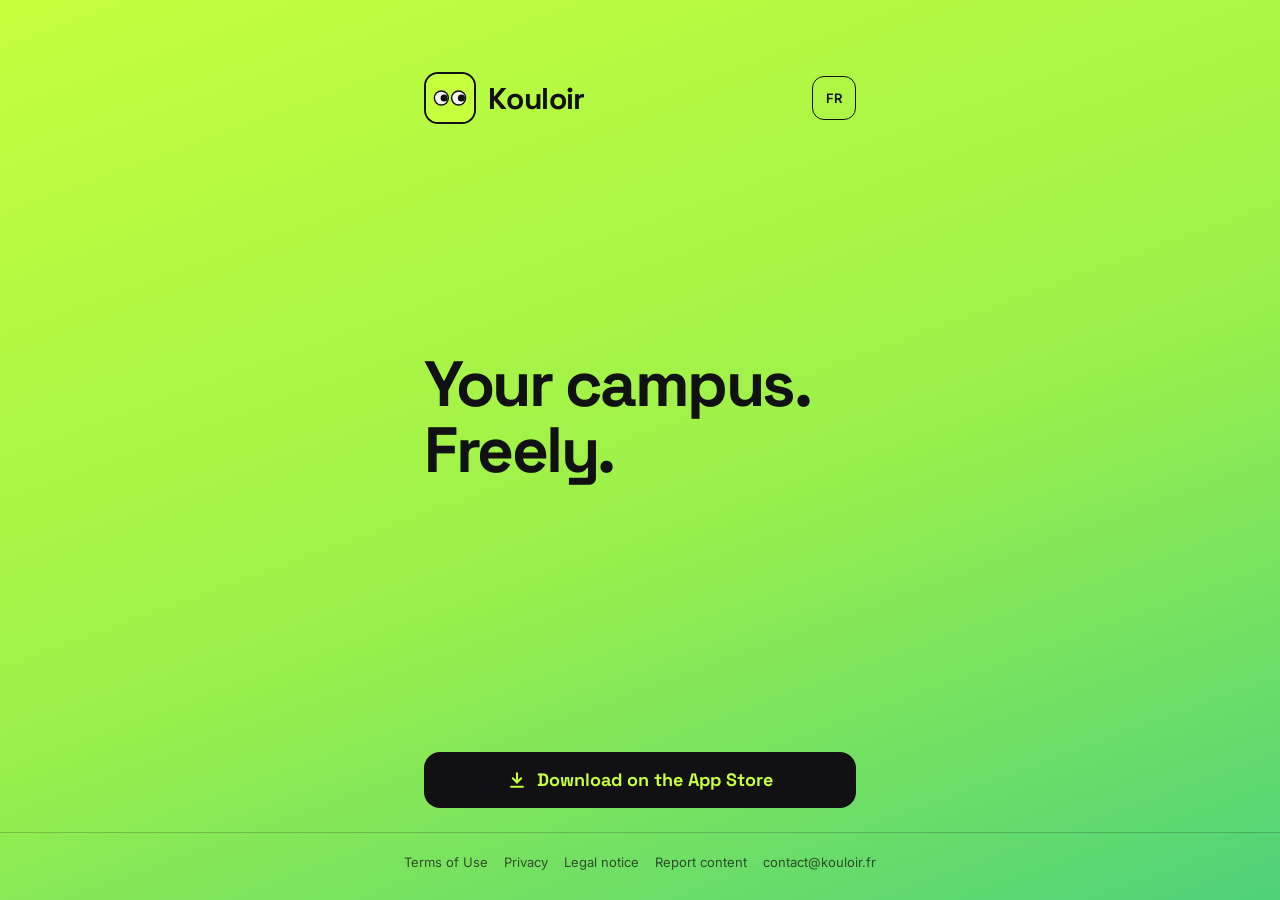
<file: index.html>
<!doctype html>
<html lang="fr">
<head>
<meta charset="utf-8">
<meta name="viewport" content="width=device-width, initial-scale=1, viewport-fit=cover">
<title>Kouloir · Le fil anonyme de ton campus</title>
<meta name="description" content="Kouloir, le fil anonyme de ton campus. Your campus, anonymously.">
<meta name="theme-color" content="#C6FF3D">

<!-- Bannière Safari « Ouvrir dans l'App Store » : remplacer 0000000000 par l'Apple ID de l'app -->
<meta name="apple-itunes-app" content="app-id=6836880559">

<meta property="og:title" content="Kouloir">
<meta property="og:description" content="Ton campus. Librement.">
<meta property="og:url" content="https://kouloir.fr">
<meta property="og:type" content="website">

<link rel="icon" href="logo.svg" type="image/svg+xml">
<link rel="preconnect" href="https://fonts.googleapis.com">
<link rel="preconnect" href="https://fonts.gstatic.com" crossorigin>
<link href="https://fonts.googleapis.com/css2?family=Inter:wght@400;500;600&family=Space+Grotesk:wght@700&display=swap" rel="stylesheet">
<link rel="stylesheet" href="accueil.css">
<script src="config.js"></script>
</head>
<body>

<main>
  <div class="hero">
    <div class="top-bar">
      <a class="brand" href="./">
        <img src="logo.svg" alt="">
        <span>Kouloir</span>
      </a>
      <button class="lang" id="lang" type="button" aria-label="English">EN</button>
    </div>

    <h1 data-fr="<span class=&quot;l&quot;>Ton campus.</span><span class=&quot;l&quot;>Librement.</span>" data-en="<span class=&quot;l&quot;>Your campus.</span><span class=&quot;l&quot;>Freely.</span>"><span class="l">Ton campus.</span><span class="l">Librement.</span></h1>


  </div>

  <div class="actions">
    <a class="primary" id="store" href="#">
      <svg viewBox="0 0 24 24" fill="none" stroke="currentColor" stroke-width="2.5" stroke-linecap="round" stroke-linejoin="round" aria-hidden="true"><path d="M12 4v11"/><path d="m7 10 5 5 5-5"/><path d="M5 20h14"/></svg>
      <span id="store-label">Télécharger sur l’App Store</span>
    </a>
  </div>
</main>

<footer id="links-fr">
  <a href="cgu.html">CGU</a>
  <a href="confidentialite.html">Confidentialité</a>
  <a href="mentions-legales.html">Mentions légales</a>
  <a href="signaler.html">Signaler un contenu</a>
  <a href="mailto:contact@kouloir.fr">contact@kouloir.fr</a>
</footer>
<footer id="links-en" hidden>
  <a href="terms.html">Terms of Use</a>
  <a href="privacy.html">Privacy</a>
  <a href="legal-notice.html">Legal notice</a>
  <a href="report.html">Report content</a>
  <a href="mailto:contact@kouloir.fr">contact@kouloir.fr</a>
</footer>

<script>
(function () {
  var k = window.KOULOIR || {};
  var store = document.getElementById("store");
  var label = document.getElementById("store-label");
  var btn = document.getElementById("lang");

  var TEXT = {
    fr: { live: "Télécharger sur l’App Store", soon: "Bientôt sur l’App Store" },
    en: { live: "Download on the App Store", soon: "Coming soon to the App Store" }
  };

  function setLang(lang) {
    document.documentElement.lang = lang;
    document.querySelectorAll("[data-fr]").forEach(function (el) {
      el.innerHTML = el.getAttribute("data-" + lang);
    });
    label.textContent = k.LIVE ? TEXT[lang].live : TEXT[lang].soon;
    document.getElementById("links-fr").hidden = lang !== "fr";
    document.getElementById("links-en").hidden = lang !== "en";
    btn.textContent = lang === "fr" ? "EN" : "FR";
    btn.setAttribute("aria-label", lang === "fr" ? "English" : "Français");
    btn.onclick = function () { setLang(lang === "fr" ? "en" : "fr"); };
  }

  if (k.LIVE) {
    store.href = k.APP_URL;
  } else {
    store.classList.add("soon");
    store.removeAttribute("href");
    store.setAttribute("aria-disabled", "true");
  }

  // Même logique que l'app : français par défaut, anglais si le téléphone est en anglais
  var nav = (navigator.language || "fr").toLowerCase();
  setLang(nav.indexOf("fr") === 0 ? "fr" : (nav.indexOf("en") === 0 ? "en" : "fr"));
})();
</script>
</body>
</html>
</file>
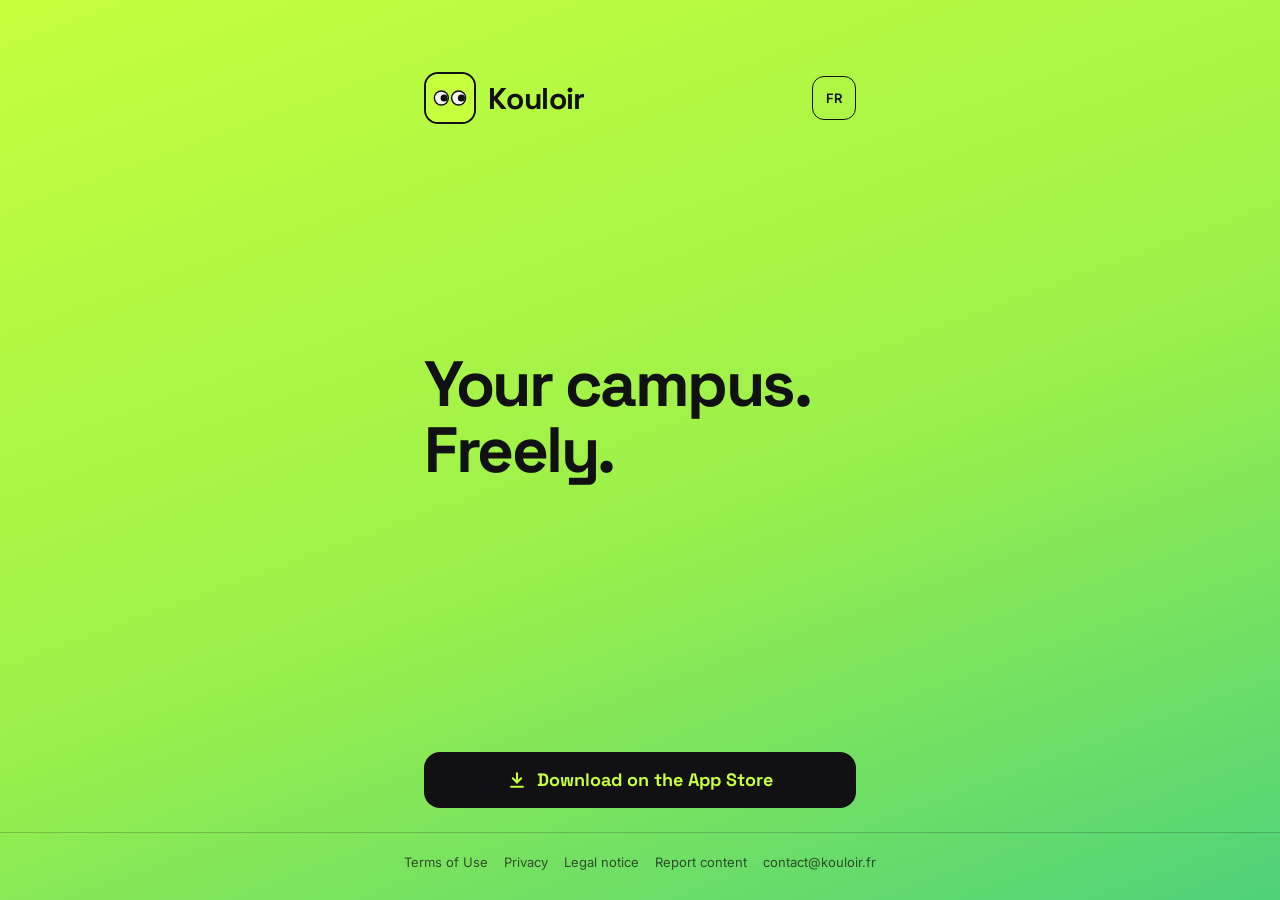
<file: go/index.html>
<!doctype html>
<html lang="fr">
<head>
<meta charset="utf-8">
<meta name="viewport" content="width=device-width, initial-scale=1">
<meta name="robots" content="noindex">
<title>Kouloir</title>
<script src="../config.js"></script>
<script>
  /* Cible du QR code des flyers : kouloir.fr/go
     iPhone + app publiée → App Store. Sinon → page d'accueil. */
  (function () {
    var k = window.KOULOIR || {};
    var isIOS = /iPhone|iPad|iPod/i.test(navigator.userAgent) ||
                (navigator.platform === "MacIntel" && navigator.maxTouchPoints > 1);
    window.location.replace((k.LIVE && isIOS) ? k.APP_URL : "../?src=flyer");
  })();
</script>
</head>
<body style="background:linear-gradient(160deg,#C6FF3D,#9BF04A 55%,#4FD27A);margin:0">
<noscript><a href="../" style="color:#111113;font-family:sans-serif">kouloir.fr</a></noscript>
</body>
</html>
</file>
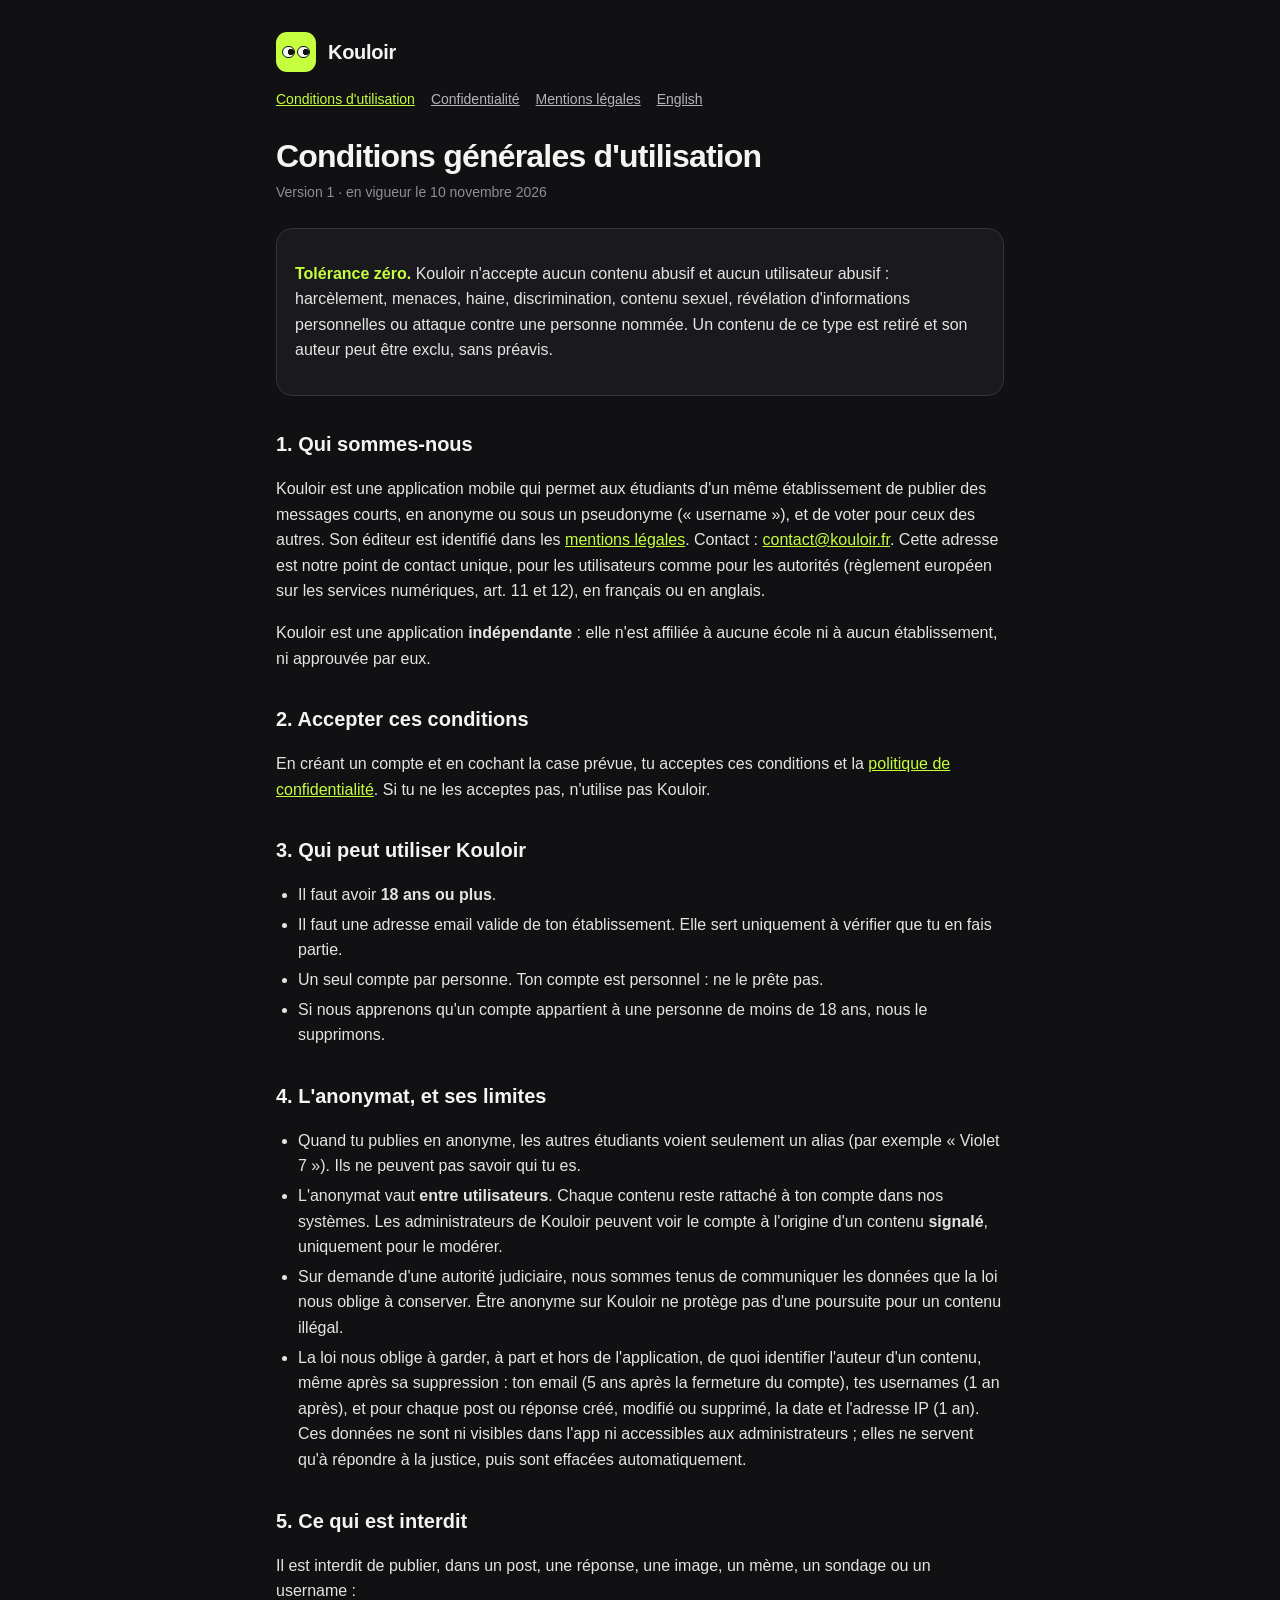
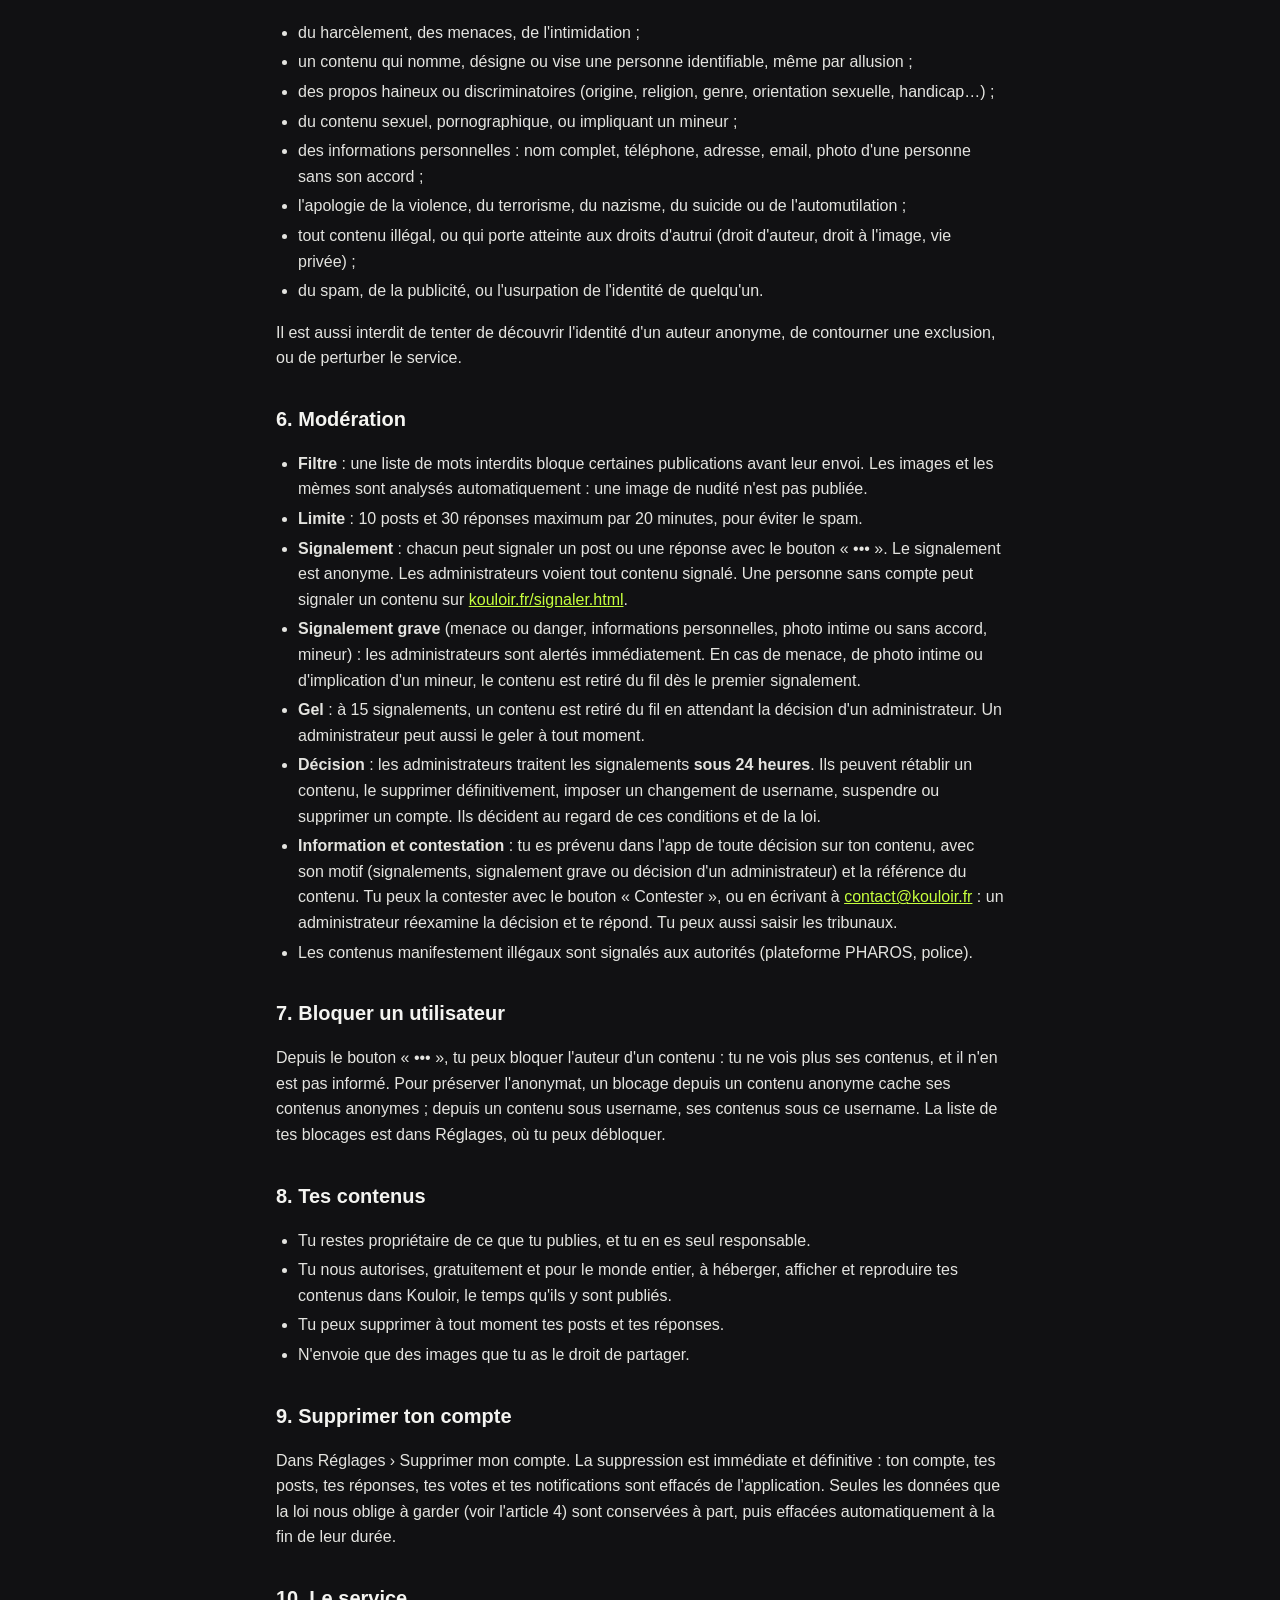
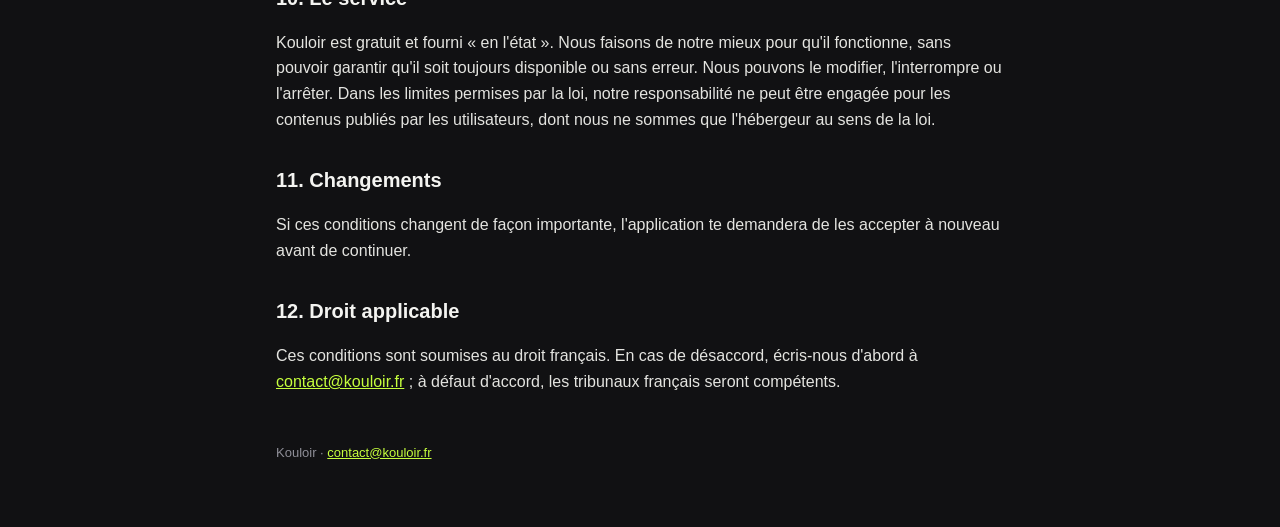
<file: cgu.html>
<!doctype html>
<html lang="fr">
<head>
<meta charset="utf-8">
<meta name="viewport" content="width=device-width, initial-scale=1">
<title>Conditions d'utilisation · Kouloir</title>
<link rel="stylesheet" href="style.css">
</head>
<body>
<main>
<header><span class="logo" aria-hidden="true"></span><span class="brand">Kouloir</span></header>
<nav aria-label="Pages légales">
  <a href="cgu.html" aria-current="page">Conditions d'utilisation</a>
  <a href="confidentialite.html">Confidentialité</a>
  <a href="mentions-legales.html">Mentions légales</a>
  <a href="terms.html" lang="en">English</a>
</nav>

<h1>Conditions générales d'utilisation</h1>
<p class="meta">Version 1 · en vigueur le 10 novembre 2026</p>

<div class="box">
  <p><strong>Tolérance zéro.</strong> Kouloir n'accepte aucun contenu abusif et aucun utilisateur abusif :
  harcèlement, menaces, haine, discrimination, contenu sexuel, révélation d'informations personnelles
  ou attaque contre une personne nommée. Un contenu de ce type est retiré et son auteur peut être exclu,
  sans préavis.</p>
</div>

<h2>1. Qui sommes-nous</h2>
<p>Kouloir est une application mobile qui permet aux étudiants d'un même établissement de publier des
messages courts, en anonyme ou sous un pseudonyme (« username »), et de voter pour ceux des autres.
Son éditeur est identifié dans les <a href="mentions-legales.html">mentions légales</a>.
Contact : <a href="mailto:contact@kouloir.fr">contact@kouloir.fr</a>. Cette adresse est notre point de contact
unique, pour les utilisateurs comme pour les autorités (règlement européen sur les services numériques,
art. 11 et 12), en français ou en anglais.</p>
<p>Kouloir est une application <strong>indépendante</strong> : elle n'est affiliée à aucune école ni à aucun
établissement, ni approuvée par eux.</p>

<h2>2. Accepter ces conditions</h2>
<p>En créant un compte et en cochant la case prévue, tu acceptes ces conditions et la
<a href="confidentialite.html">politique de confidentialité</a>. Si tu ne les acceptes pas, n'utilise pas Kouloir.</p>

<h2>3. Qui peut utiliser Kouloir</h2>
<ul>
  <li>Il faut avoir <strong>18 ans ou plus</strong>.</li>
  <li>Il faut une adresse email valide de ton établissement.
  Elle sert uniquement à vérifier que tu en fais partie.</li>
  <li>Un seul compte par personne. Ton compte est personnel : ne le prête pas.</li>
  <li>Si nous apprenons qu'un compte appartient à une personne de moins de 18 ans, nous le supprimons.</li>
</ul>

<h2>4. L'anonymat, et ses limites</h2>
<ul>
  <li>Quand tu publies en anonyme, les autres étudiants voient seulement un alias (par exemple « Violet 7 »).
  Ils ne peuvent pas savoir qui tu es.</li>
  <li>L'anonymat vaut <strong>entre utilisateurs</strong>. Chaque contenu reste rattaché à ton compte dans nos
  systèmes. Les administrateurs de Kouloir peuvent voir le compte à l'origine d'un contenu
  <strong>signalé</strong>, uniquement pour le modérer.</li>
  <li>Sur demande d'une autorité judiciaire, nous sommes tenus de communiquer les données que la loi nous
  oblige à conserver. Être anonyme sur Kouloir ne protège pas d'une poursuite pour un contenu illégal.</li>
  <li>La loi nous oblige à garder, à part et hors de l'application, de quoi identifier l'auteur d'un contenu,
  même après sa suppression : ton email (5 ans après la fermeture du compte), tes usernames (1 an après), et
  pour chaque post ou réponse créé, modifié ou supprimé, la date et l'adresse IP (1 an). Ces données ne sont
  ni visibles dans l'app ni accessibles aux administrateurs ; elles ne servent qu'à répondre à la justice,
  puis sont effacées automatiquement.</li>
</ul>

<h2>5. Ce qui est interdit</h2>
<p>Il est interdit de publier, dans un post, une réponse, une image, un mème, un sondage ou un username :</p>
<ul>
  <li>du harcèlement, des menaces, de l'intimidation ;</li>
  <li>un contenu qui nomme, désigne ou vise une personne identifiable, même par allusion ;</li>
  <li>des propos haineux ou discriminatoires (origine, religion, genre, orientation sexuelle, handicap…) ;</li>
  <li>du contenu sexuel, pornographique, ou impliquant un mineur ;</li>
  <li>des informations personnelles : nom complet, téléphone, adresse, email, photo d'une personne sans son accord ;</li>
  <li>l'apologie de la violence, du terrorisme, du nazisme, du suicide ou de l'automutilation ;</li>
  <li>tout contenu illégal, ou qui porte atteinte aux droits d'autrui (droit d'auteur, droit à l'image, vie privée) ;</li>
  <li>du spam, de la publicité, ou l'usurpation de l'identité de quelqu'un.</li>
</ul>
<p>Il est aussi interdit de tenter de découvrir l'identité d'un auteur anonyme, de contourner une exclusion,
ou de perturber le service.</p>

<h2>6. Modération</h2>
<ul>
  <li><strong>Filtre</strong> : une liste de mots interdits bloque certaines publications avant leur envoi. Les images et les mèmes sont analysés automatiquement : une image de nudité n'est pas publiée.</li>
  <li><strong>Limite</strong> : 10 posts et 30 réponses maximum par 20 minutes, pour éviter le spam.</li>
  <li><strong>Signalement</strong> : chacun peut signaler un post ou une réponse avec le bouton « ••• ».
  Le signalement est anonyme. Les administrateurs voient tout contenu signalé. Une personne sans compte
  peut signaler un contenu sur <a href="signaler.html">kouloir.fr/signaler.html</a>.</li>
  <li><strong>Signalement grave</strong> (menace ou danger, informations personnelles, photo intime ou sans
  accord, mineur) : les administrateurs sont alertés immédiatement. En cas de menace, de photo intime ou
  d'implication d'un mineur, le contenu est retiré du fil dès le premier signalement.</li>
  <li><strong>Gel</strong> : à 15 signalements, un contenu est retiré du fil en attendant la décision d'un
  administrateur. Un administrateur peut aussi le geler à tout moment.</li>
  <li><strong>Décision</strong> : les administrateurs traitent les signalements <strong>sous 24 heures</strong>.
  Ils peuvent rétablir un contenu, le supprimer définitivement, imposer un changement de username,
  suspendre ou supprimer un compte. Ils décident au regard de ces conditions et de la loi.</li>
  <li><strong>Information et contestation</strong> : tu es prévenu dans l'app de toute décision sur ton
  contenu, avec son motif (signalements, signalement grave ou décision d'un administrateur) et la
  référence du contenu. Tu peux la contester avec le bouton « Contester », ou en écrivant à
  <a href="mailto:contact@kouloir.fr">contact@kouloir.fr</a> : un administrateur réexamine la décision
  et te répond. Tu peux aussi saisir les tribunaux.</li>
  <li>Les contenus manifestement illégaux sont signalés aux autorités (plateforme PHAROS, police).</li>
</ul>

<h2>7. Bloquer un utilisateur</h2>
<p>Depuis le bouton « ••• », tu peux bloquer l'auteur d'un contenu : tu ne vois plus ses contenus, et il
n'en est pas informé. Pour préserver l'anonymat, un blocage depuis un contenu anonyme cache ses contenus
anonymes ; depuis un contenu sous username, ses contenus sous ce username. La liste de tes blocages est
dans Réglages, où tu peux débloquer.</p>

<h2>8. Tes contenus</h2>
<ul>
  <li>Tu restes propriétaire de ce que tu publies, et tu en es seul responsable.</li>
  <li>Tu nous autorises, gratuitement et pour le monde entier, à héberger, afficher et reproduire tes contenus
  dans Kouloir, le temps qu'ils y sont publiés.</li>
  <li>Tu peux supprimer à tout moment tes posts et tes réponses.</li>
  <li>N'envoie que des images que tu as le droit de partager.</li>
</ul>

<h2>9. Supprimer ton compte</h2>
<p>Dans Réglages › Supprimer mon compte. La suppression est immédiate et définitive : ton compte, tes posts,
tes réponses, tes votes et tes notifications sont effacés de l'application. Seules les données que la loi
nous oblige à garder (voir l'article 4) sont conservées à part, puis effacées automatiquement à la fin
de leur durée.</p>

<h2>10. Le service</h2>
<p>Kouloir est gratuit et fourni « en l'état ». Nous faisons de notre mieux pour qu'il fonctionne, sans
pouvoir garantir qu'il soit toujours disponible ou sans erreur. Nous pouvons le modifier, l'interrompre
ou l'arrêter. Dans les limites permises par la loi, notre responsabilité ne peut être engagée pour les
contenus publiés par les utilisateurs, dont nous ne sommes que l'hébergeur au sens de la loi.</p>

<h2>11. Changements</h2>
<p>Si ces conditions changent de façon importante, l'application te demandera de les accepter à nouveau
avant de continuer.</p>

<h2>12. Droit applicable</h2>
<p>Ces conditions sont soumises au droit français. En cas de désaccord, écris-nous d'abord à
<a href="mailto:contact@kouloir.fr">contact@kouloir.fr</a> ; à défaut d'accord, les tribunaux français
seront compétents.</p>

<footer>Kouloir · <a href="mailto:contact@kouloir.fr">contact@kouloir.fr</a></footer>
</main>
</body>
</html>
</file>
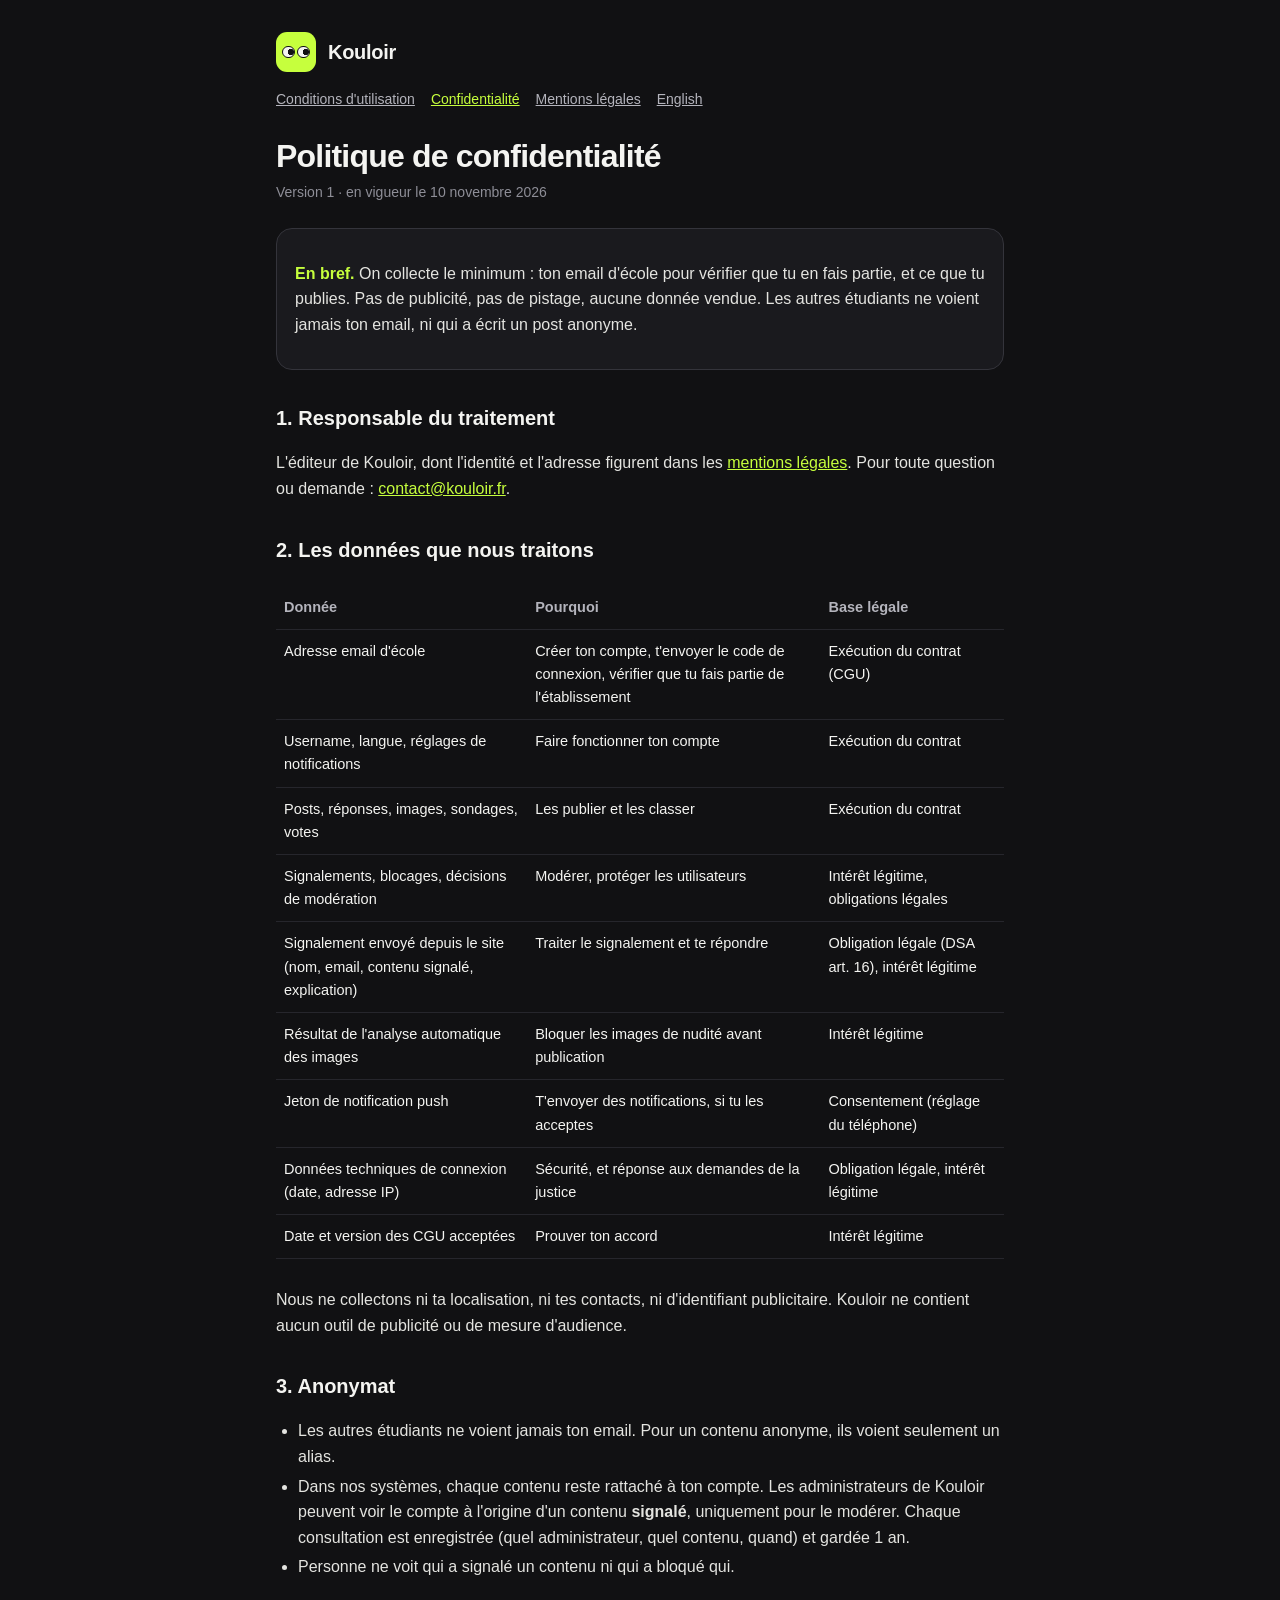
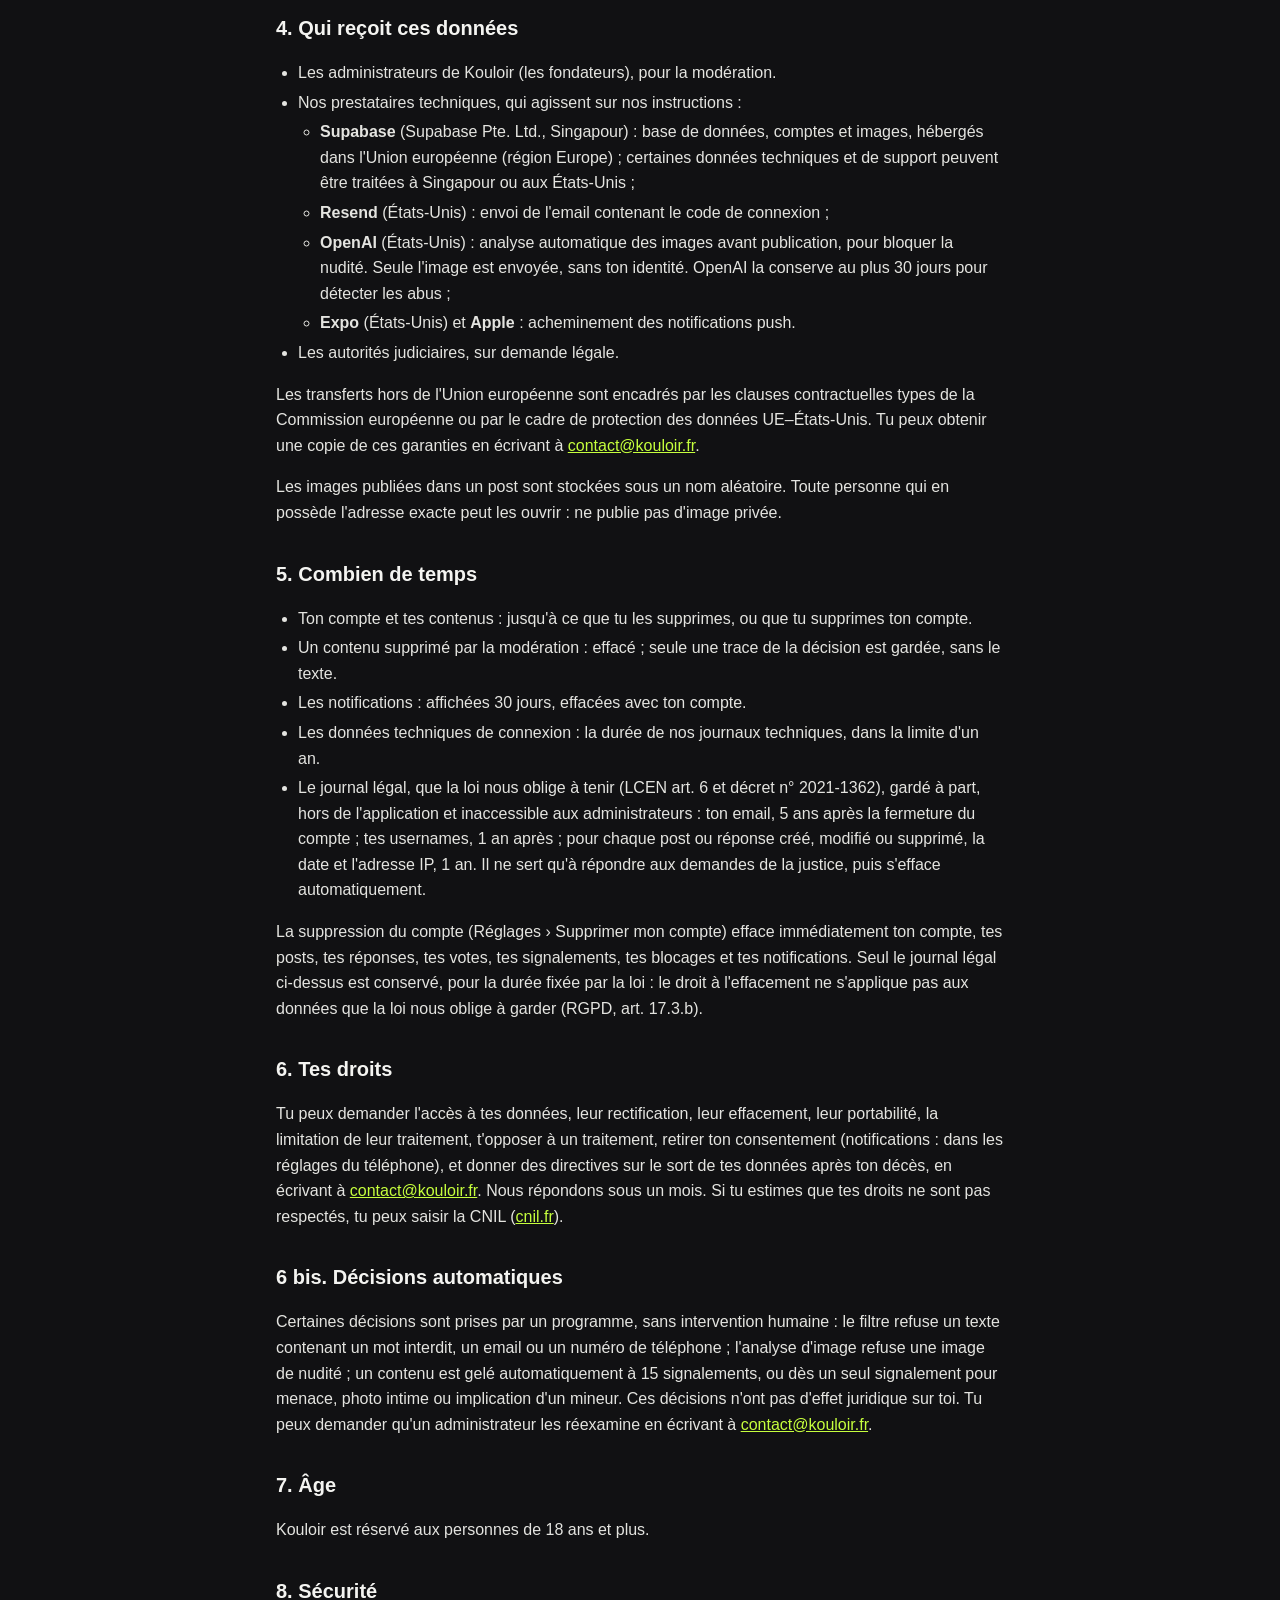
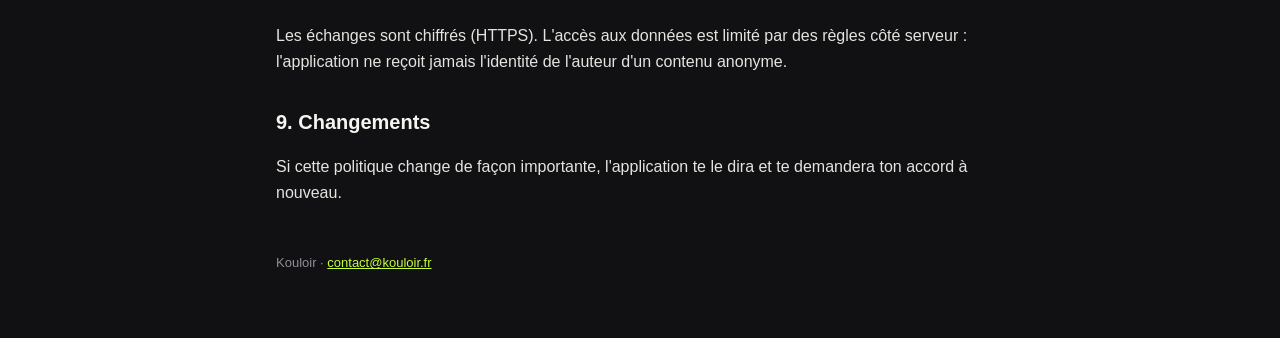
<file: confidentialite.html>
<!doctype html>
<html lang="fr">
<head>
<meta charset="utf-8">
<meta name="viewport" content="width=device-width, initial-scale=1">
<title>Confidentialité · Kouloir</title>
<link rel="stylesheet" href="style.css">
</head>
<body>
<main>
<header><span class="logo" aria-hidden="true"></span><span class="brand">Kouloir</span></header>
<nav aria-label="Pages légales">
  <a href="cgu.html">Conditions d'utilisation</a>
  <a href="confidentialite.html" aria-current="page">Confidentialité</a>
  <a href="mentions-legales.html">Mentions légales</a>
  <a href="privacy.html" lang="en">English</a>
</nav>

<h1>Politique de confidentialité</h1>
<p class="meta">Version 1 · en vigueur le 10 novembre 2026</p>

<div class="box">
  <p><strong>En bref.</strong> On collecte le minimum : ton email d'école pour vérifier que tu en fais partie,
  et ce que tu publies. Pas de publicité, pas de pistage, aucune donnée vendue. Les autres étudiants ne voient
  jamais ton email, ni qui a écrit un post anonyme.</p>
</div>

<h2>1. Responsable du traitement</h2>
<p>L'éditeur de Kouloir, dont l'identité et l'adresse figurent dans les <a href="mentions-legales.html">mentions légales</a>.
Pour toute question ou demande : <a href="mailto:contact@kouloir.fr">contact@kouloir.fr</a>.</p>

<h2>2. Les données que nous traitons</h2>
<div class="table-wrap">
<table>
  <thead><tr><th>Donnée</th><th>Pourquoi</th><th>Base légale</th></tr></thead>
  <tbody>
    <tr><td>Adresse email d'école</td><td>Créer ton compte, t'envoyer le code de connexion, vérifier que tu fais partie de l'établissement</td><td>Exécution du contrat (CGU)</td></tr>
    <tr><td>Username, langue, réglages de notifications</td><td>Faire fonctionner ton compte</td><td>Exécution du contrat</td></tr>
    <tr><td>Posts, réponses, images, sondages, votes</td><td>Les publier et les classer</td><td>Exécution du contrat</td></tr>
    <tr><td>Signalements, blocages, décisions de modération</td><td>Modérer, protéger les utilisateurs</td><td>Intérêt légitime, obligations légales</td></tr>
    <tr><td>Signalement envoyé depuis le site (nom, email, contenu signalé, explication)</td><td>Traiter le signalement et te répondre</td><td>Obligation légale (DSA art. 16), intérêt légitime</td></tr>
    <tr><td>Résultat de l'analyse automatique des images</td><td>Bloquer les images de nudité avant publication</td><td>Intérêt légitime</td></tr>
    <tr><td>Jeton de notification push</td><td>T'envoyer des notifications, si tu les acceptes</td><td>Consentement (réglage du téléphone)</td></tr>
    <tr><td>Données techniques de connexion (date, adresse IP)</td><td>Sécurité, et réponse aux demandes de la justice</td><td>Obligation légale, intérêt légitime</td></tr>
    <tr><td>Date et version des CGU acceptées</td><td>Prouver ton accord</td><td>Intérêt légitime</td></tr>
  </tbody>
</table>
</div>
<p>Nous ne collectons ni ta localisation, ni tes contacts, ni d'identifiant publicitaire. Kouloir ne contient
aucun outil de publicité ou de mesure d'audience.</p>

<h2>3. Anonymat</h2>
<ul>
  <li>Les autres étudiants ne voient jamais ton email. Pour un contenu anonyme, ils voient seulement un alias.</li>
  <li>Dans nos systèmes, chaque contenu reste rattaché à ton compte. Les administrateurs de Kouloir peuvent
  voir le compte à l'origine d'un contenu <strong>signalé</strong>, uniquement pour le modérer. Chaque consultation
  est enregistrée (quel administrateur, quel contenu, quand) et gardée 1 an.</li>
  <li>Personne ne voit qui a signalé un contenu ni qui a bloqué qui.</li>
</ul>

<h2>4. Qui reçoit ces données</h2>
<ul>
  <li>Les administrateurs de Kouloir (les fondateurs), pour la modération.</li>
  <li>Nos prestataires techniques, qui agissent sur nos instructions :
    <ul>
      <li><strong>Supabase</strong> (Supabase Pte. Ltd., Singapour) : base de données, comptes et images, hébergés dans l'Union européenne (région Europe) ; certaines données techniques et de support peuvent être traitées à Singapour ou aux États-Unis ;</li>
      <li><strong>Resend</strong> (États-Unis) : envoi de l'email contenant le code de connexion ;</li>
      <li><strong>OpenAI</strong> (États-Unis) : analyse automatique des images avant publication, pour bloquer la nudité. Seule l'image est envoyée, sans ton identité. OpenAI la conserve au plus 30 jours pour détecter les abus ;</li>
      <li><strong>Expo</strong> (États-Unis) et <strong>Apple</strong> : acheminement des notifications push.</li>
    </ul>
  </li>
  <li>Les autorités judiciaires, sur demande légale.</li>
</ul>
<p>Les transferts hors de l'Union européenne sont encadrés par les clauses contractuelles types de la
Commission européenne ou par le cadre de protection des données UE–États-Unis. Tu peux obtenir une copie
de ces garanties en écrivant à <a href="mailto:contact@kouloir.fr">contact@kouloir.fr</a>.</p>
<p>Les images publiées dans un post sont stockées sous un nom aléatoire. Toute personne qui en possède
l'adresse exacte peut les ouvrir : ne publie pas d'image privée.</p>

<h2>5. Combien de temps</h2>
<ul>
  <li>Ton compte et tes contenus : jusqu'à ce que tu les supprimes, ou que tu supprimes ton compte.</li>
  <li>Un contenu supprimé par la modération : effacé ; seule une trace de la décision est gardée, sans le texte.</li>
  <li>Les notifications : affichées 30 jours, effacées avec ton compte.</li>
  <li>Les données techniques de connexion : la durée de nos journaux techniques, dans la limite d'un an.</li>
  <li>Le journal légal, que la loi nous oblige à tenir (LCEN art. 6 et décret n° 2021-1362), gardé à part,
  hors de l'application et inaccessible aux administrateurs : ton email, 5 ans après la fermeture du compte ;
  tes usernames, 1 an après ; pour chaque post ou réponse créé, modifié ou supprimé, la date et l'adresse IP,
  1 an. Il ne sert qu'à répondre aux demandes de la justice, puis s'efface automatiquement.</li>
</ul>
<p>La suppression du compte (Réglages › Supprimer mon compte) efface immédiatement ton compte, tes posts,
tes réponses, tes votes, tes signalements, tes blocages et tes notifications. Seul le journal légal ci-dessus
est conservé, pour la durée fixée par la loi : le droit à l'effacement ne s'applique pas aux données que la
loi nous oblige à garder (RGPD, art. 17.3.b).</p>

<h2>6. Tes droits</h2>
<p>Tu peux demander l'accès à tes données, leur rectification, leur effacement, leur portabilité, la limitation
de leur traitement, t'opposer à un traitement, retirer ton consentement (notifications : dans les réglages du
téléphone), et donner des directives sur le sort de tes données après ton décès, en écrivant à <a href="mailto:contact@kouloir.fr">contact@kouloir.fr</a>.
Nous répondons sous un mois. Si tu estimes que tes droits ne sont pas respectés, tu peux saisir la CNIL
(<a href="https://www.cnil.fr">cnil.fr</a>).</p>

<h2>6 bis. Décisions automatiques</h2>
<p>Certaines décisions sont prises par un programme, sans intervention humaine : le filtre refuse un texte
contenant un mot interdit, un email ou un numéro de téléphone ; l'analyse d'image refuse une image de nudité ;
un contenu est gelé automatiquement à 15 signalements, ou dès un seul signalement pour menace, photo intime ou
implication d'un mineur. Ces décisions n'ont pas d'effet juridique sur toi.
Tu peux demander qu'un administrateur les réexamine en écrivant à
<a href="mailto:contact@kouloir.fr">contact@kouloir.fr</a>.</p>

<h2>7. Âge</h2>
<p>Kouloir est réservé aux personnes de 18 ans et plus.</p>

<h2>8. Sécurité</h2>
<p>Les échanges sont chiffrés (HTTPS). L'accès aux données est limité par des règles côté serveur :
l'application ne reçoit jamais l'identité de l'auteur d'un contenu anonyme.</p>

<h2>9. Changements</h2>
<p>Si cette politique change de façon importante, l'application te le dira et te demandera ton accord à nouveau.</p>

<footer>Kouloir · <a href="mailto:contact@kouloir.fr">contact@kouloir.fr</a></footer>
</main>
</body>
</html>
</file>
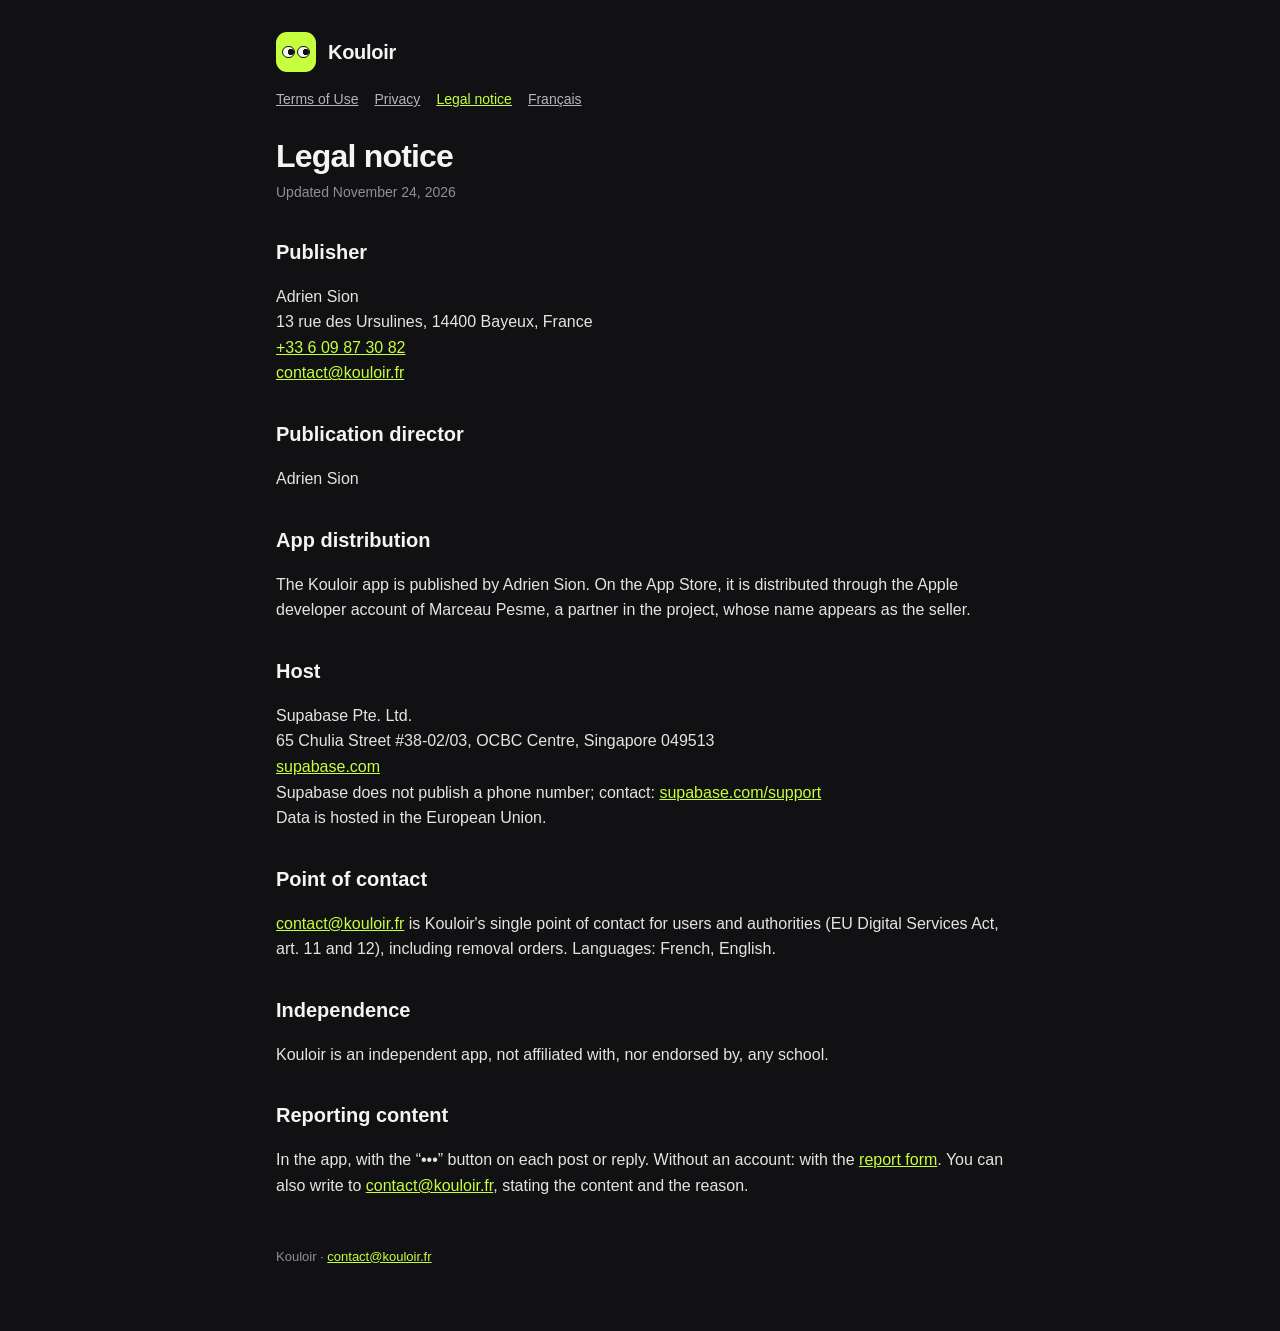
<file: legal-notice.html>
<!doctype html>
<html lang="en">
<head>
<meta charset="utf-8">
<meta name="viewport" content="width=device-width, initial-scale=1">
<title>Legal Notice · Kouloir</title>
<link rel="stylesheet" href="style.css">
</head>
<body>
<main>
<header><span class="logo" aria-hidden="true"></span><span class="brand">Kouloir</span></header>
<nav aria-label="Legal pages">
  <a href="terms.html">Terms of Use</a>
  <a href="privacy.html">Privacy</a>
  <a href="legal-notice.html" aria-current="page">Legal notice</a>
  <a href="mentions-legales.html" lang="fr">Français</a>
</nav>

<h1>Legal notice</h1>
<p class="meta">Updated November 24, 2026</p>

<h2>Publisher</h2>
<p>Adrien Sion<br>
13 rue des Ursulines, 14400 Bayeux, France<br>
<a href="tel:+33609873082">+33 6 09 87 30 82</a><br>
<a href="mailto:contact@kouloir.fr">contact@kouloir.fr</a></p>

<h2>Publication director</h2>
<p>Adrien Sion</p>

<h2>App distribution</h2>
<p>The Kouloir app is published by Adrien Sion. On the App Store, it is distributed through the Apple developer account of Marceau Pesme, a partner in the project, whose name appears as the seller.</p>

<h2>Host</h2>
<p>Supabase Pte. Ltd.<br>
65 Chulia Street #38-02/03, OCBC Centre, Singapore 049513<br>
<a href="https://supabase.com">supabase.com</a><br>
Supabase does not publish a phone number; contact: <a href="https://supabase.com/support">supabase.com/support</a><br>
Data is hosted in the European Union.</p>

<h2>Point of contact</h2>
<p><a href="mailto:contact@kouloir.fr">contact@kouloir.fr</a> is Kouloir's single point of contact for users and
authorities (EU Digital Services Act, art. 11 and 12), including removal orders. Languages: French, English.</p>

<h2>Independence</h2>
<p>Kouloir is an independent app, not affiliated with, nor endorsed by, any school.</p>

<h2>Reporting content</h2>
<p>In the app, with the “•••” button on each post or reply. Without an account: with the
<a href="report.html">report form</a>. You can also write to
<a href="mailto:contact@kouloir.fr">contact@kouloir.fr</a>, stating the content and the reason.</p>

<footer>Kouloir · <a href="mailto:contact@kouloir.fr">contact@kouloir.fr</a></footer>
</main>
</body>
</html>
</file>
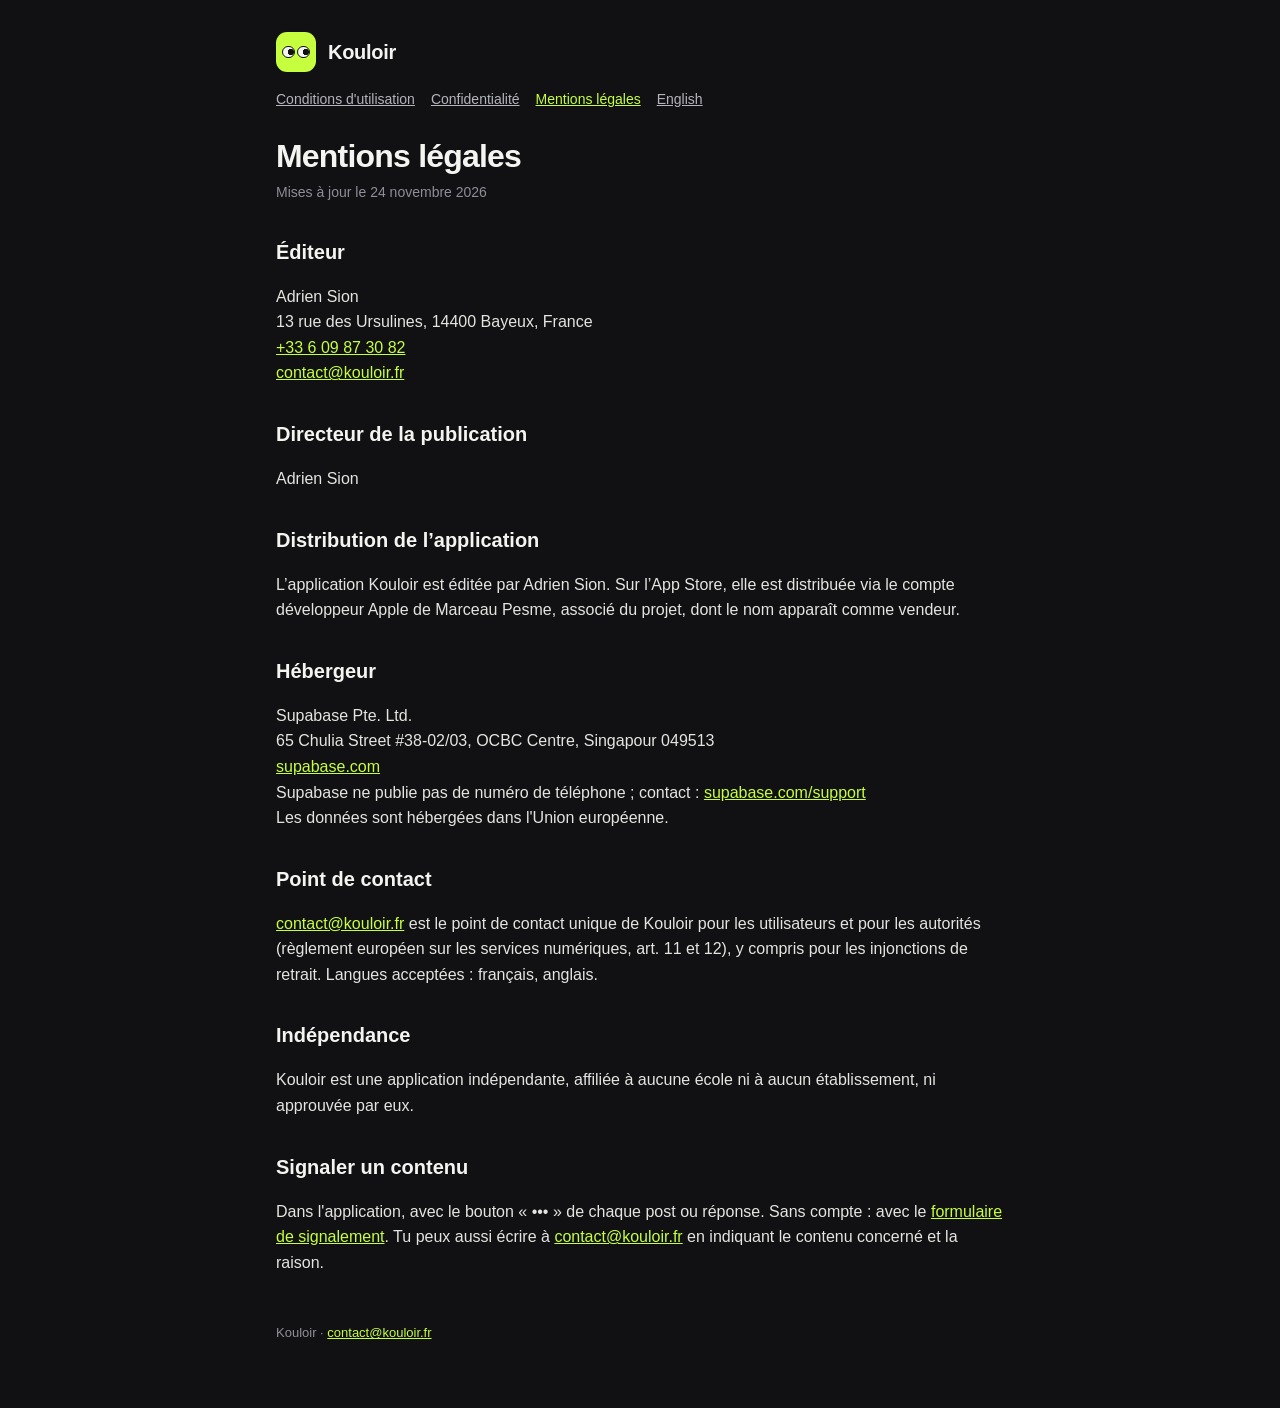
<file: mentions-legales.html>
<!doctype html>
<html lang="fr">
<head>
<meta charset="utf-8">
<meta name="viewport" content="width=device-width, initial-scale=1">
<title>Mentions légales · Kouloir</title>
<link rel="stylesheet" href="style.css">
</head>
<body>
<main>
<header><span class="logo" aria-hidden="true"></span><span class="brand">Kouloir</span></header>
<nav aria-label="Pages légales">
  <a href="cgu.html">Conditions d'utilisation</a>
  <a href="confidentialite.html">Confidentialité</a>
  <a href="mentions-legales.html" aria-current="page">Mentions légales</a>
  <a href="legal-notice.html" lang="en">English</a>
</nav>

<h1>Mentions légales</h1>
<p class="meta">Mises à jour le 24 novembre 2026</p>

<h2>Éditeur</h2>
<p>Adrien Sion<br>
13 rue des Ursulines, 14400 Bayeux, France<br>
<a href="tel:+33609873082">+33 6 09 87 30 82</a><br>
<a href="mailto:contact@kouloir.fr">contact@kouloir.fr</a></p>

<h2>Directeur de la publication</h2>
<p>Adrien Sion</p>

<h2>Distribution de l’application</h2>
<p>L’application Kouloir est éditée par Adrien Sion. Sur l’App Store, elle est distribuée via le compte développeur Apple de Marceau Pesme, associé du projet, dont le nom apparaît comme vendeur.</p>

<h2>Hébergeur</h2>
<p>Supabase Pte. Ltd.<br>
65 Chulia Street #38-02/03, OCBC Centre, Singapour 049513<br>
<a href="https://supabase.com">supabase.com</a><br>
Supabase ne publie pas de numéro de téléphone ; contact : <a href="https://supabase.com/support">supabase.com/support</a><br>
Les données sont hébergées dans l'Union européenne.</p>

<h2>Point de contact</h2>
<p><a href="mailto:contact@kouloir.fr">contact@kouloir.fr</a> est le point de contact unique de Kouloir pour les
utilisateurs et pour les autorités (règlement européen sur les services numériques, art. 11 et 12), y compris
pour les injonctions de retrait. Langues acceptées : français, anglais.</p>

<h2>Indépendance</h2>
<p>Kouloir est une application indépendante, affiliée à aucune école ni à aucun établissement, ni
approuvée par eux.</p>

<h2>Signaler un contenu</h2>
<p>Dans l'application, avec le bouton « ••• » de chaque post ou réponse. Sans compte : avec le
<a href="signaler.html">formulaire de signalement</a>. Tu peux aussi écrire à
<a href="mailto:contact@kouloir.fr">contact@kouloir.fr</a> en indiquant le contenu concerné et la raison.</p>

<footer>Kouloir · <a href="mailto:contact@kouloir.fr">contact@kouloir.fr</a></footer>
</main>
</body>
</html>
</file>
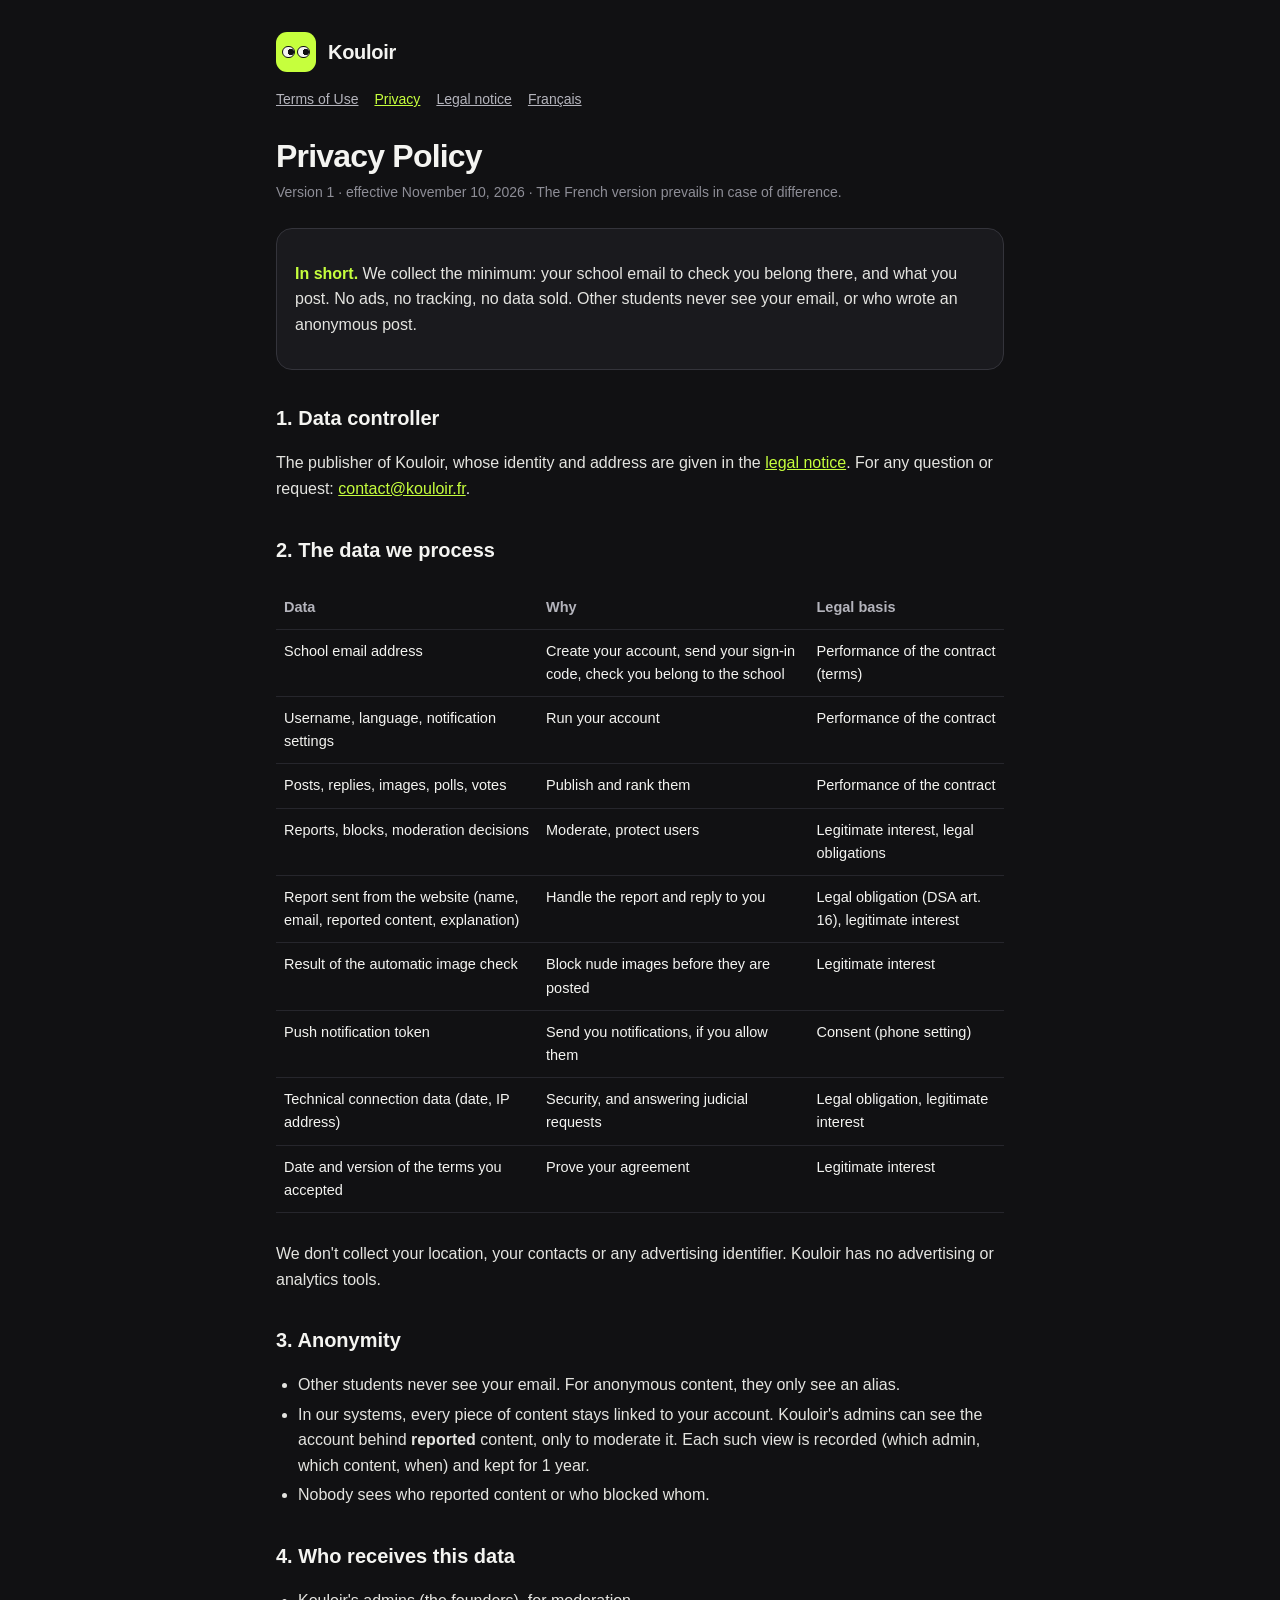
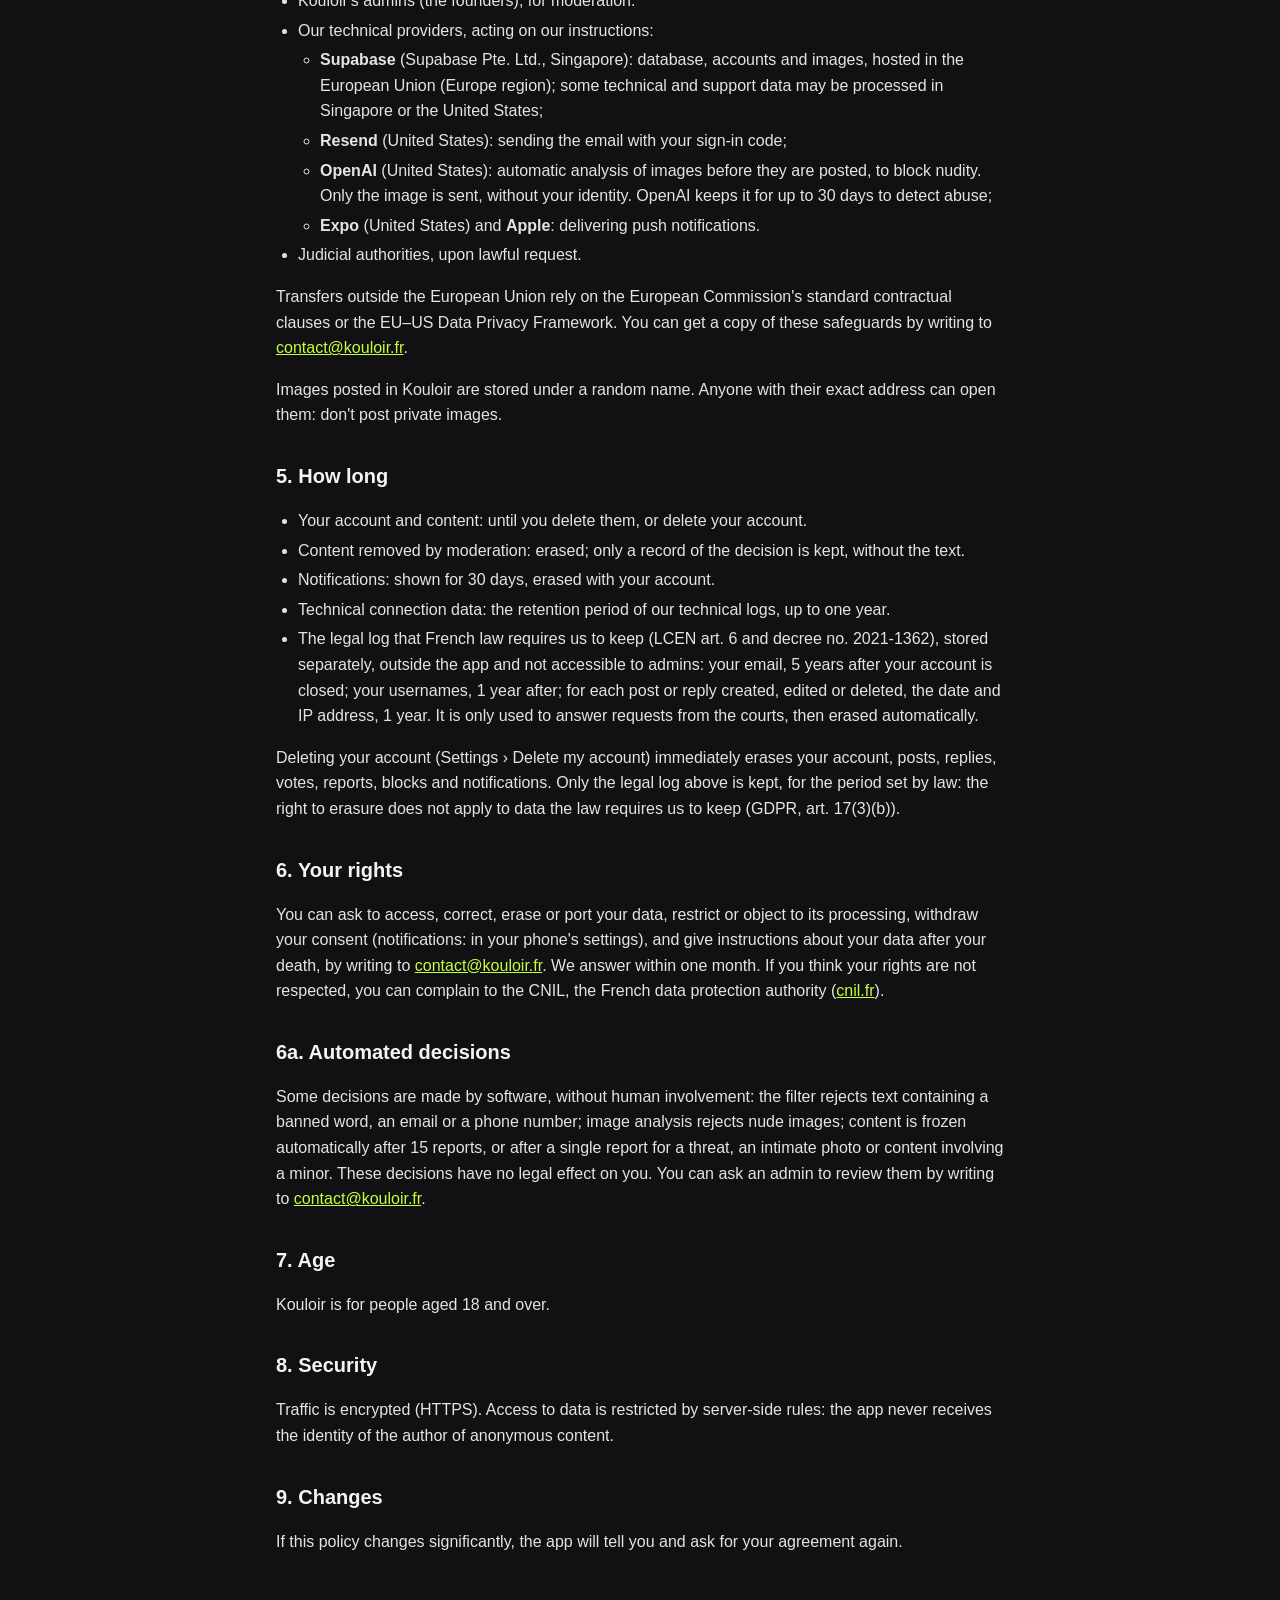
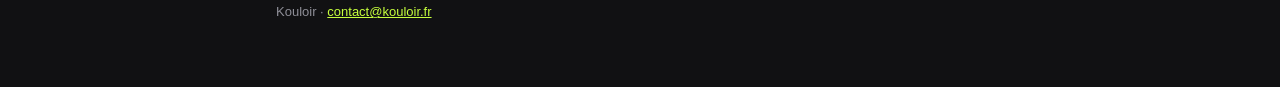
<file: privacy.html>
<!doctype html>
<html lang="en">
<head>
<meta charset="utf-8">
<meta name="viewport" content="width=device-width, initial-scale=1">
<title>Privacy Policy · Kouloir</title>
<link rel="stylesheet" href="style.css">
</head>
<body>
<main>
<header><span class="logo" aria-hidden="true"></span><span class="brand">Kouloir</span></header>
<nav aria-label="Legal pages">
  <a href="terms.html">Terms of Use</a>
  <a href="privacy.html" aria-current="page">Privacy</a>
  <a href="legal-notice.html">Legal notice</a>
  <a href="confidentialite.html" lang="fr">Français</a>
</nav>

<h1>Privacy Policy</h1>
<p class="meta">Version 1 · effective November 10, 2026 · The French version prevails in case of difference.</p>

<div class="box">
  <p><strong>In short.</strong> We collect the minimum: your school email to check you belong there, and what
  you post. No ads, no tracking, no data sold. Other students never see your email, or who wrote an anonymous post.</p>
</div>

<h2>1. Data controller</h2>
<p>The publisher of Kouloir, whose identity and address are given in the <a href="legal-notice.html">legal notice</a>.
For any question or request: <a href="mailto:contact@kouloir.fr">contact@kouloir.fr</a>.</p>

<h2>2. The data we process</h2>
<div class="table-wrap">
<table>
  <thead><tr><th>Data</th><th>Why</th><th>Legal basis</th></tr></thead>
  <tbody>
    <tr><td>School email address</td><td>Create your account, send your sign-in code, check you belong to the school</td><td>Performance of the contract (terms)</td></tr>
    <tr><td>Username, language, notification settings</td><td>Run your account</td><td>Performance of the contract</td></tr>
    <tr><td>Posts, replies, images, polls, votes</td><td>Publish and rank them</td><td>Performance of the contract</td></tr>
    <tr><td>Reports, blocks, moderation decisions</td><td>Moderate, protect users</td><td>Legitimate interest, legal obligations</td></tr>
    <tr><td>Report sent from the website (name, email, reported content, explanation)</td><td>Handle the report and reply to you</td><td>Legal obligation (DSA art. 16), legitimate interest</td></tr>
    <tr><td>Result of the automatic image check</td><td>Block nude images before they are posted</td><td>Legitimate interest</td></tr>
    <tr><td>Push notification token</td><td>Send you notifications, if you allow them</td><td>Consent (phone setting)</td></tr>
    <tr><td>Technical connection data (date, IP address)</td><td>Security, and answering judicial requests</td><td>Legal obligation, legitimate interest</td></tr>
    <tr><td>Date and version of the terms you accepted</td><td>Prove your agreement</td><td>Legitimate interest</td></tr>
  </tbody>
</table>
</div>
<p>We don't collect your location, your contacts or any advertising identifier. Kouloir has no advertising or
analytics tools.</p>

<h2>3. Anonymity</h2>
<ul>
  <li>Other students never see your email. For anonymous content, they only see an alias.</li>
  <li>In our systems, every piece of content stays linked to your account. Kouloir's admins can see the account
  behind <strong>reported</strong> content, only to moderate it. Each such view is recorded (which admin, which
  content, when) and kept for 1 year.</li>
  <li>Nobody sees who reported content or who blocked whom.</li>
</ul>

<h2>4. Who receives this data</h2>
<ul>
  <li>Kouloir's admins (the founders), for moderation.</li>
  <li>Our technical providers, acting on our instructions:
    <ul>
      <li><strong>Supabase</strong> (Supabase Pte. Ltd., Singapore): database, accounts and images, hosted in the European Union (Europe region); some technical and support data may be processed in Singapore or the United States;</li>
      <li><strong>Resend</strong> (United States): sending the email with your sign-in code;</li>
      <li><strong>OpenAI</strong> (United States): automatic analysis of images before they are posted, to block nudity. Only the image is sent, without your identity. OpenAI keeps it for up to 30 days to detect abuse;</li>
      <li><strong>Expo</strong> (United States) and <strong>Apple</strong>: delivering push notifications.</li>
    </ul>
  </li>
  <li>Judicial authorities, upon lawful request.</li>
</ul>
<p>Transfers outside the European Union rely on the European Commission's standard contractual clauses or the
EU–US Data Privacy Framework. You can get a copy of these safeguards by writing to
<a href="mailto:contact@kouloir.fr">contact@kouloir.fr</a>.</p>
<p>Images posted in Kouloir are stored under a random name. Anyone with their exact address can open them:
don't post private images.</p>

<h2>5. How long</h2>
<ul>
  <li>Your account and content: until you delete them, or delete your account.</li>
  <li>Content removed by moderation: erased; only a record of the decision is kept, without the text.</li>
  <li>Notifications: shown for 30 days, erased with your account.</li>
  <li>Technical connection data: the retention period of our technical logs, up to one year.</li>
  <li>The legal log that French law requires us to keep (LCEN art. 6 and decree no. 2021-1362), stored
  separately, outside the app and not accessible to admins: your email, 5 years after your account is closed;
  your usernames, 1 year after; for each post or reply created, edited or deleted, the date and IP address,
  1 year. It is only used to answer requests from the courts, then erased automatically.</li>
</ul>
<p>Deleting your account (Settings › Delete my account) immediately erases your account, posts, replies, votes,
reports, blocks and notifications. Only the legal log above is kept, for the period set by law: the right to
erasure does not apply to data the law requires us to keep (GDPR, art. 17(3)(b)).</p>

<h2>6. Your rights</h2>
<p>You can ask to access, correct, erase or port your data, restrict or object to its processing, withdraw your
consent (notifications: in your phone's settings), and give instructions about your data after your death, by writing to
<a href="mailto:contact@kouloir.fr">contact@kouloir.fr</a>. We answer within one month. If you think your rights
are not respected, you can complain to the CNIL, the French data protection authority
(<a href="https://www.cnil.fr">cnil.fr</a>).</p>

<h2>6a. Automated decisions</h2>
<p>Some decisions are made by software, without human involvement: the filter rejects text containing a banned
word, an email or a phone number; image analysis rejects nude images; content is frozen automatically after
15 reports, or after a single report for a threat, an intimate photo or content involving a minor. These decisions have no legal effect on you. You can ask an admin to review them by writing to
<a href="mailto:contact@kouloir.fr">contact@kouloir.fr</a>.</p>

<h2>7. Age</h2>
<p>Kouloir is for people aged 18 and over.</p>

<h2>8. Security</h2>
<p>Traffic is encrypted (HTTPS). Access to data is restricted by server-side rules: the app never receives the
identity of the author of anonymous content.</p>

<h2>9. Changes</h2>
<p>If this policy changes significantly, the app will tell you and ask for your agreement again.</p>

<footer>Kouloir · <a href="mailto:contact@kouloir.fr">contact@kouloir.fr</a></footer>
</main>
</body>
</html>
</file>
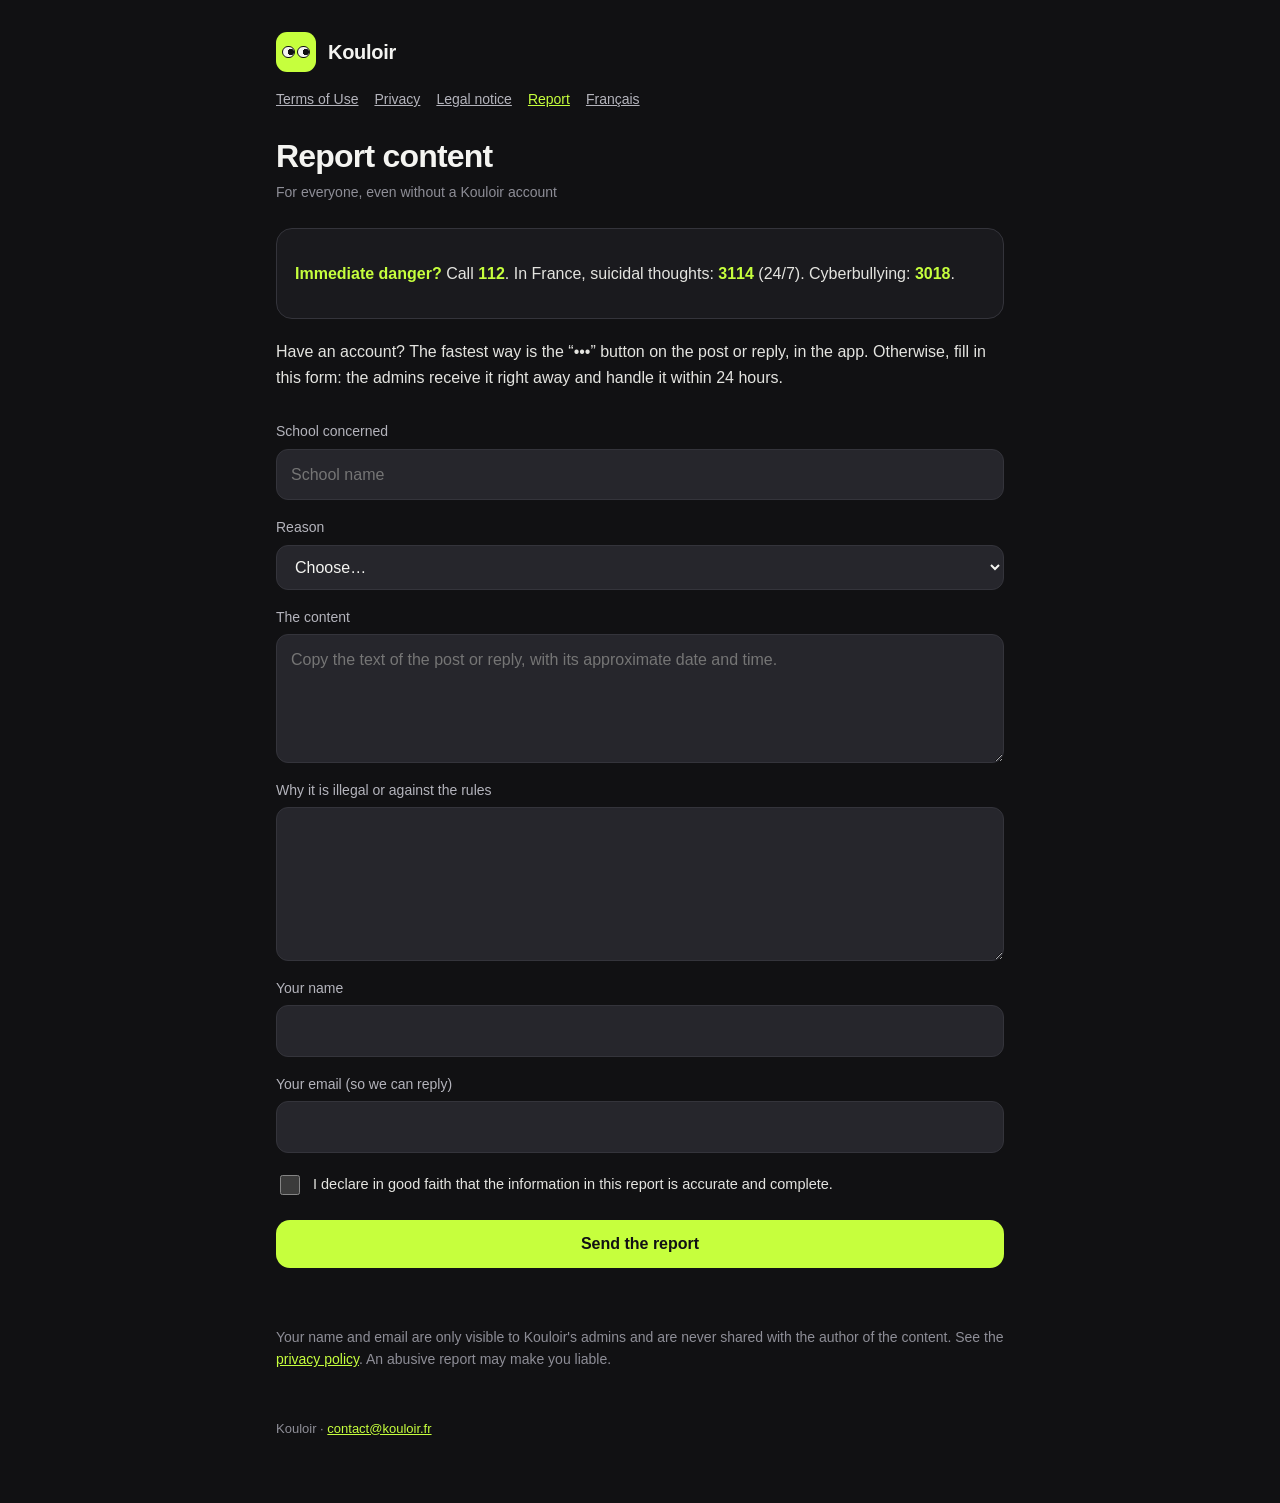
<file: report.html>
<!doctype html>
<html lang="en">
<head>
<meta charset="utf-8">
<meta name="viewport" content="width=device-width, initial-scale=1">
<title>Report content · Kouloir</title>
<link rel="stylesheet" href="style.css">
</head>
<body>
<main>
<header><span class="logo" aria-hidden="true"></span><span class="brand">Kouloir</span></header>
<nav aria-label="Legal pages">
  <a href="terms.html">Terms of Use</a>
  <a href="privacy.html">Privacy</a>
  <a href="legal-notice.html">Legal notice</a>
  <a href="report.html" aria-current="page">Report</a>
  <a href="signaler.html" lang="fr">Français</a>
</nav>

<h1>Report content</h1>
<p class="meta">For everyone, even without a Kouloir account</p>

<div class="box">
  <p><strong>Immediate danger?</strong> Call <strong>112</strong>. In France, suicidal thoughts:
  <strong>3114</strong> (24/7). Cyberbullying: <strong>3018</strong>.</p>
</div>

<p>Have an account? The fastest way is the “•••” button on the post or reply, in the app. Otherwise, fill in
this form: the admins receive it right away and handle it within 24 hours.</p>

<form id="f" novalidate>
  <label for="ecole">School concerned</label>
  <input id="ecole" name="ecole" maxlength="100" placeholder="School name">

  <label for="raison">Reason</label>
  <select id="raison" name="raison" required>
    <option value="">Choose…</option>
    <option>Threat, violence or danger</option>
    <option>Harassment</option>
    <option>Names or targets someone</option>
    <option>Personal info (address, phone…)</option>
    <option>Intimate photo, or photo of someone without consent</option>
    <option>Involves a minor</option>
    <option>Hate or discrimination</option>
    <option>Infringes my rights (defamation, image rights, copyright)</option>
    <option>Right of reply</option>
    <option>Other</option>
  </select>

  <label for="contenu">The content</label>
  <textarea id="contenu" name="contenu" rows="4" maxlength="1000" required
    placeholder="Copy the text of the post or reply, with its approximate date and time."></textarea>

  <label for="explication">Why it is illegal or against the rules</label>
  <textarea id="explication" name="explication" rows="5" maxlength="2000" required></textarea>

  <label for="nom">Your name</label>
  <input id="nom" name="nom" maxlength="100" required autocomplete="name">

  <label for="email">Your email (so we can reply)</label>
  <input id="email" name="email" type="email" maxlength="200" required autocomplete="email">

  <label class="check"><input id="bonnefoi" type="checkbox" required>
    I declare in good faith that the information in this report is accurate and complete.</label>

  <button type="submit" id="envoyer">Send the report</button>
  <p id="msg" role="status" aria-live="polite"></p>
</form>

<p class="meta">Your name and email are only visible to Kouloir's admins and are never shared with the author
of the content. See the <a href="privacy.html">privacy policy</a>. An abusive report may make you liable.</p>

<footer>Kouloir · <a href="mailto:contact@kouloir.fr">contact@kouloir.fr</a></footer>
</main>
<script>
(function () {
  var URL_API = 'https://dztlmecaycfcapjilwvz.supabase.co';
  var CLE = 'sb_publishable_dzXwmoCbEqHx5TGixpw9bQ_k9gCYo-b';
  var f = document.getElementById('f'), msg = document.getElementById('msg'), btn = document.getElementById('envoyer');
  function val(id) { return document.getElementById(id).value.trim(); }
  f.addEventListener('submit', function (e) {
    e.preventDefault();
    msg.className = '';
    if (!val('raison') || val('contenu').length < 3 || val('explication').length < 3 || !val('nom') || !/^[^@\s]+@[^@\s]+\.[^@\s]+$/.test(val('email'))) {
      msg.className = 'err'; msg.textContent = 'Please fill in every field, with a valid email.'; return;
    }
    if (!document.getElementById('bonnefoi').checked) {
      msg.className = 'err'; msg.textContent = 'Please tick the good-faith declaration.'; return;
    }
    btn.disabled = true; msg.textContent = 'Sending…';
    fetch(URL_API + '/rest/v1/rpc/signalement_public', {
      method: 'POST',
      headers: { 'Content-Type': 'application/json', apikey: CLE, Authorization: 'Bearer ' + CLE },
      body: JSON.stringify({
        p_ecole: val('ecole'), p_contenu: val('contenu'), p_raison: val('raison'),
        p_explication: val('explication'), p_nom: val('nom'), p_email: val('email'), p_bonne_foi: true
      })
    }).then(function (r) { return r.json().then(function (j) { return { ok: r.ok, j: j }; }); })
      .then(function (res) {
        if (!res.ok) throw new Error((res.j && res.j.message) || 'error');
        f.reset();
        msg.className = 'ok';
        msg.textContent = 'Report received, thank you. Reference: ' + res.j + '. Keep it: we will reply to the email you gave.';
      })
      .catch(function (err) {
        msg.className = 'err';
        msg.textContent = /RATE_LIMIT/.test(String(err.message))
          ? 'Too many reports sent. Try again in an hour, or write to contact@kouloir.fr.'
          : 'Sending failed. Try again, or write to contact@kouloir.fr.';
      })
      .then(function () { btn.disabled = false; });
  });
})();
</script>
</body>
</html>
</file>
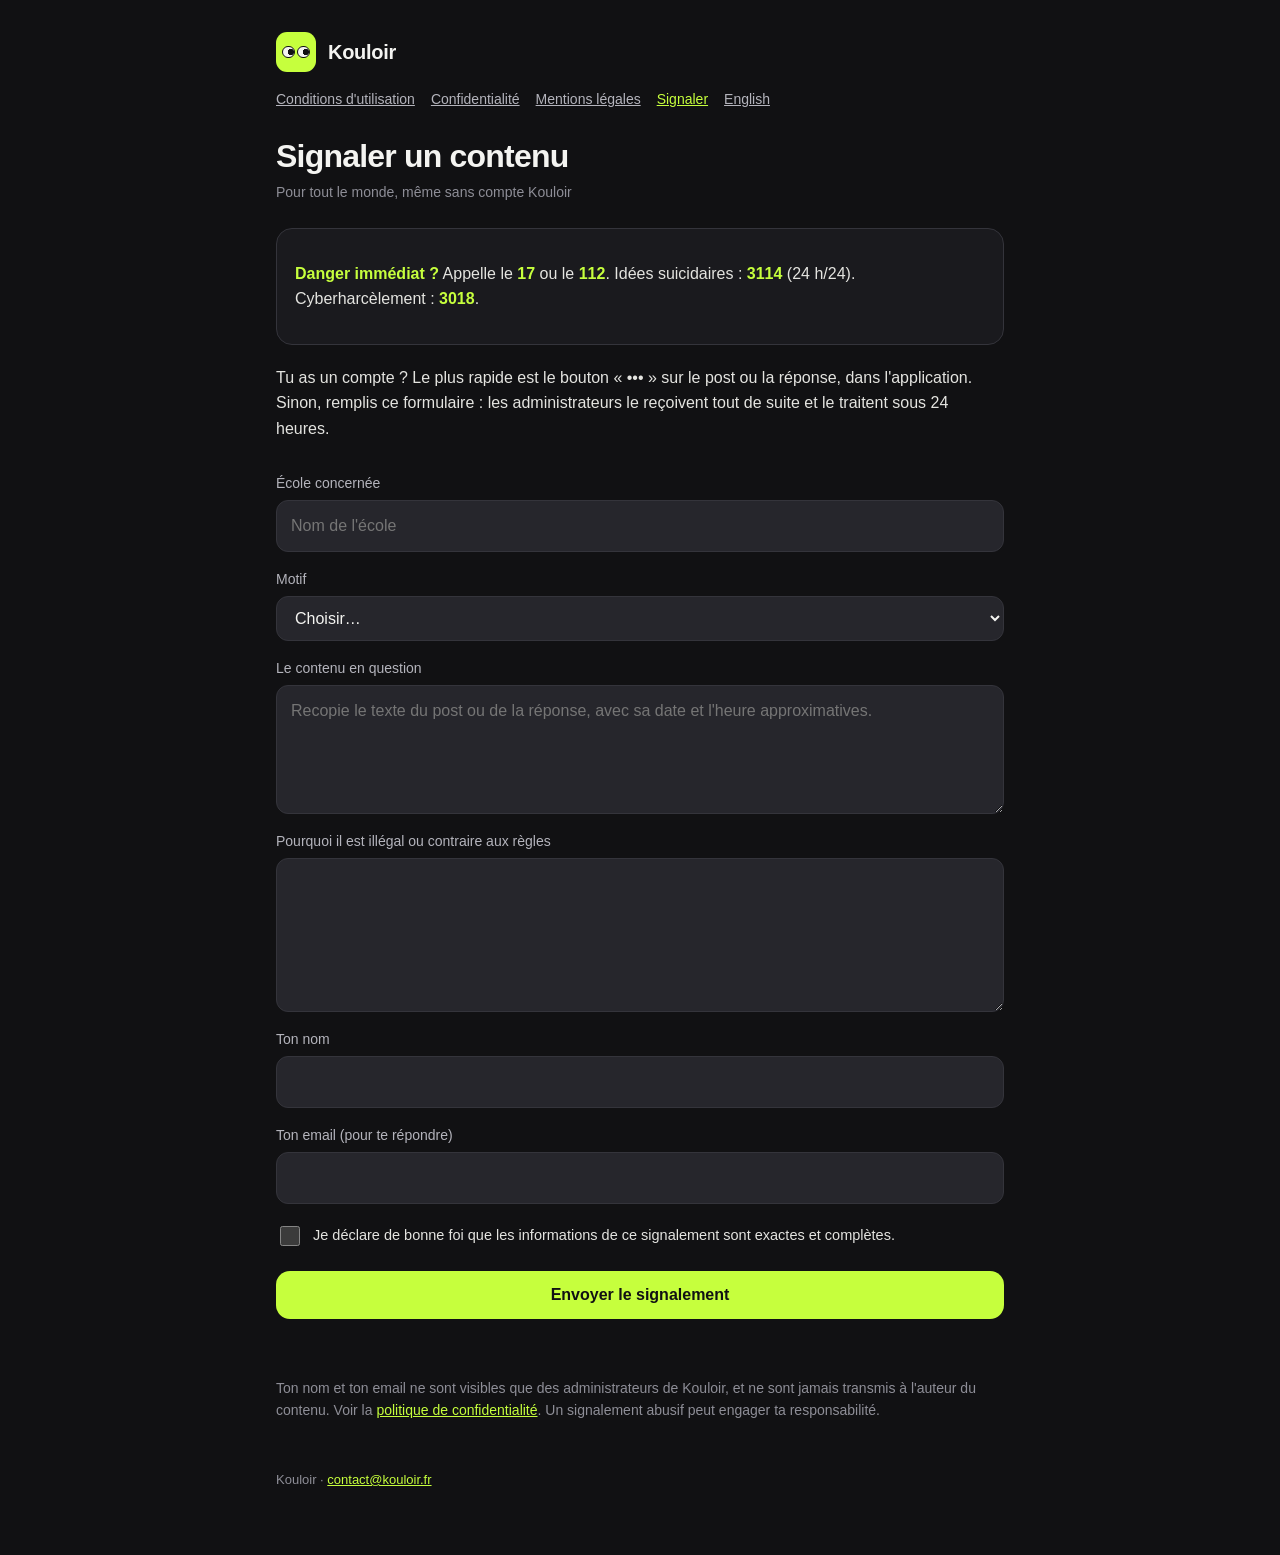
<file: signaler.html>
<!doctype html>
<html lang="fr">
<head>
<meta charset="utf-8">
<meta name="viewport" content="width=device-width, initial-scale=1">
<title>Signaler un contenu · Kouloir</title>
<link rel="stylesheet" href="style.css">
</head>
<body>
<main>
<header><span class="logo" aria-hidden="true"></span><span class="brand">Kouloir</span></header>
<nav aria-label="Pages légales">
  <a href="cgu.html">Conditions d'utilisation</a>
  <a href="confidentialite.html">Confidentialité</a>
  <a href="mentions-legales.html">Mentions légales</a>
  <a href="signaler.html" aria-current="page">Signaler</a>
  <a href="report.html" lang="en">English</a>
</nav>

<h1>Signaler un contenu</h1>
<p class="meta">Pour tout le monde, même sans compte Kouloir</p>

<div class="box">
  <p><strong>Danger immédiat ?</strong> Appelle le <strong>17</strong> ou le <strong>112</strong>.
  Idées suicidaires : <strong>3114</strong> (24 h/24). Cyberharcèlement : <strong>3018</strong>.</p>
</div>

<p>Tu as un compte ? Le plus rapide est le bouton « ••• » sur le post ou la réponse, dans l'application.
Sinon, remplis ce formulaire : les administrateurs le reçoivent tout de suite et le traitent sous 24 heures.</p>

<form id="f" novalidate>
  <label for="ecole">École concernée</label>
  <input id="ecole" name="ecole" maxlength="100" placeholder="Nom de l'école">

  <label for="raison">Motif</label>
  <select id="raison" name="raison" required>
    <option value="">Choisir…</option>
    <option>Menace, violence ou danger</option>
    <option>Harcèlement</option>
    <option>Nomme ou vise une personne</option>
    <option>Informations personnelles (adresse, téléphone…)</option>
    <option>Photo intime, ou photo de quelqu'un sans son accord</option>
    <option>Implique un mineur</option>
    <option>Haine ou discrimination</option>
    <option>Atteinte à mes droits (diffamation, droit à l'image, droit d'auteur)</option>
    <option>Droit de réponse</option>
    <option>Autre</option>
  </select>

  <label for="contenu">Le contenu en question</label>
  <textarea id="contenu" name="contenu" rows="4" maxlength="1000" required
    placeholder="Recopie le texte du post ou de la réponse, avec sa date et l'heure approximatives."></textarea>

  <label for="explication">Pourquoi il est illégal ou contraire aux règles</label>
  <textarea id="explication" name="explication" rows="5" maxlength="2000" required></textarea>

  <label for="nom">Ton nom</label>
  <input id="nom" name="nom" maxlength="100" required autocomplete="name">

  <label for="email">Ton email (pour te répondre)</label>
  <input id="email" name="email" type="email" maxlength="200" required autocomplete="email">

  <label class="check"><input id="bonnefoi" type="checkbox" required>
    Je déclare de bonne foi que les informations de ce signalement sont exactes et complètes.</label>

  <button type="submit" id="envoyer">Envoyer le signalement</button>
  <p id="msg" role="status" aria-live="polite"></p>
</form>

<p class="meta">Ton nom et ton email ne sont visibles que des administrateurs de Kouloir, et ne sont jamais
transmis à l'auteur du contenu. Voir la <a href="confidentialite.html">politique de confidentialité</a>.
Un signalement abusif peut engager ta responsabilité.</p>

<footer>Kouloir · <a href="mailto:contact@kouloir.fr">contact@kouloir.fr</a></footer>
</main>
<script>
(function () {
  var URL_API = 'https://dztlmecaycfcapjilwvz.supabase.co';
  var CLE = 'sb_publishable_dzXwmoCbEqHx5TGixpw9bQ_k9gCYo-b';
  var f = document.getElementById('f'), msg = document.getElementById('msg'), btn = document.getElementById('envoyer');
  function val(id) { return document.getElementById(id).value.trim(); }
  f.addEventListener('submit', function (e) {
    e.preventDefault();
    msg.className = '';
    if (!val('raison') || val('contenu').length < 3 || val('explication').length < 3 || !val('nom') || !/^[^@\s]+@[^@\s]+\.[^@\s]+$/.test(val('email'))) {
      msg.className = 'err'; msg.textContent = 'Remplis tous les champs, avec un email valide.'; return;
    }
    if (!document.getElementById('bonnefoi').checked) {
      msg.className = 'err'; msg.textContent = 'Coche la déclaration de bonne foi.'; return;
    }
    btn.disabled = true; msg.textContent = 'Envoi…';
    fetch(URL_API + '/rest/v1/rpc/signalement_public', {
      method: 'POST',
      headers: { 'Content-Type': 'application/json', apikey: CLE, Authorization: 'Bearer ' + CLE },
      body: JSON.stringify({
        p_ecole: val('ecole'), p_contenu: val('contenu'), p_raison: val('raison'),
        p_explication: val('explication'), p_nom: val('nom'), p_email: val('email'), p_bonne_foi: true
      })
    }).then(function (r) { return r.json().then(function (j) { return { ok: r.ok, j: j }; }); })
      .then(function (res) {
        if (!res.ok) throw new Error((res.j && res.j.message) || 'erreur');
        f.reset();
        msg.className = 'ok';
        msg.textContent = 'Signalement reçu, merci. Référence : ' + res.j + '. Garde-la : nous te répondrons à l’email indiqué.';
      })
      .catch(function (err) {
        msg.className = 'err';
        msg.textContent = /RATE_LIMIT/.test(String(err.message))
          ? 'Trop de signalements envoyés. Réessaie dans une heure, ou écris à contact@kouloir.fr.'
          : 'L’envoi a échoué. Réessaie, ou écris à contact@kouloir.fr.';
      })
      .then(function () { btn.disabled = false; });
  });
})();
</script>
</body>
</html>
</file>
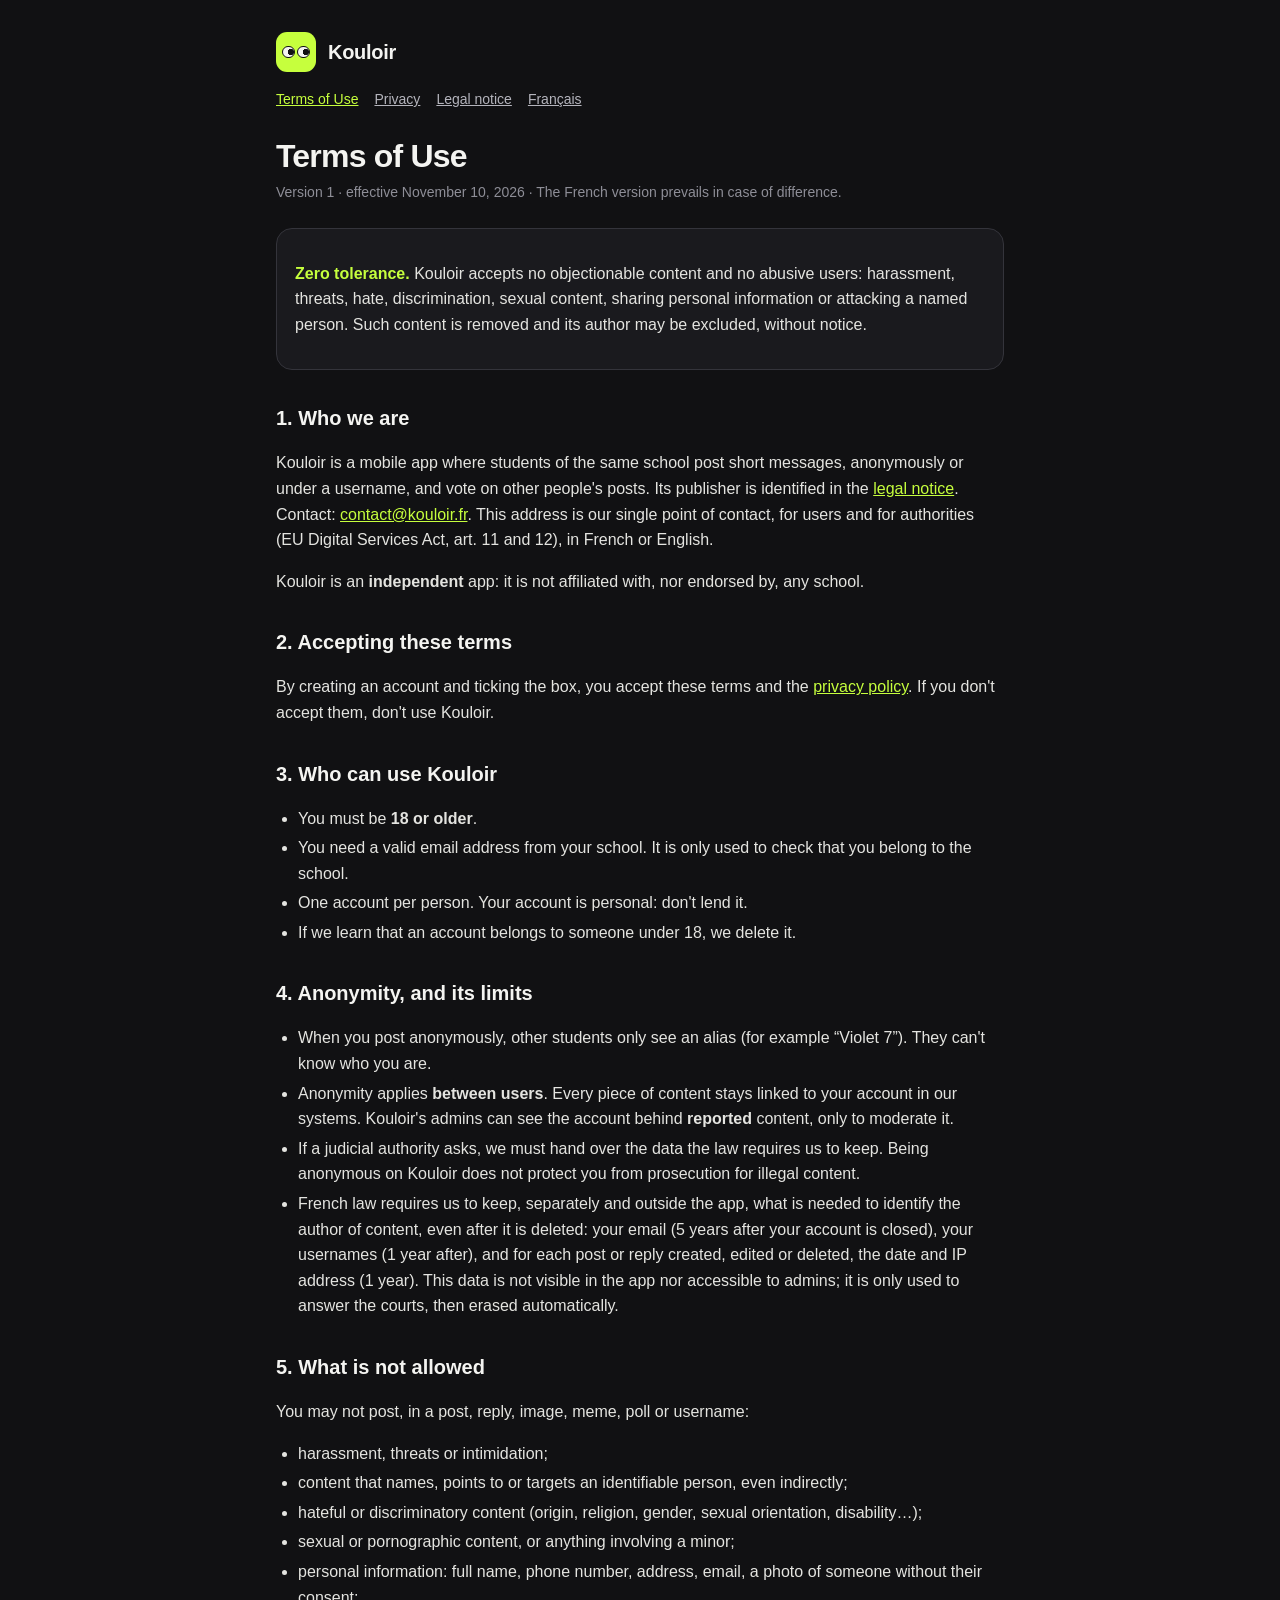
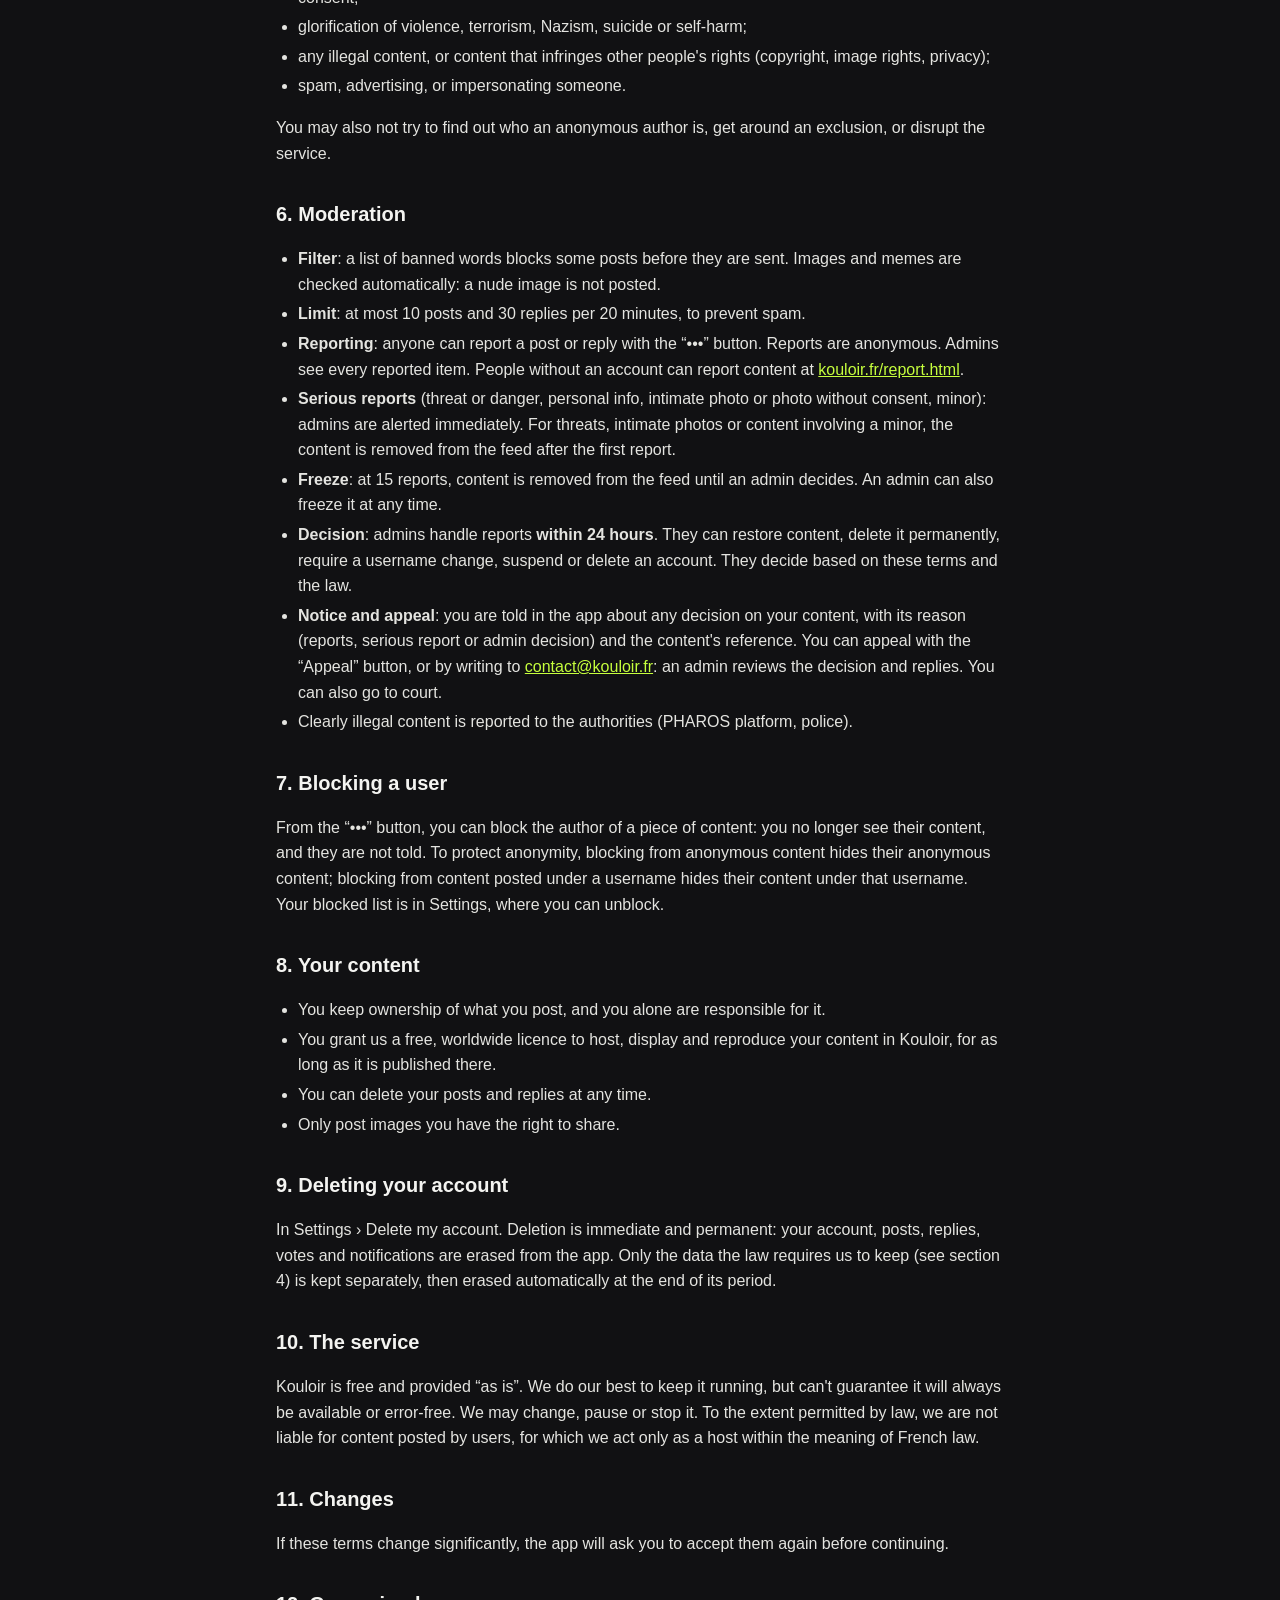
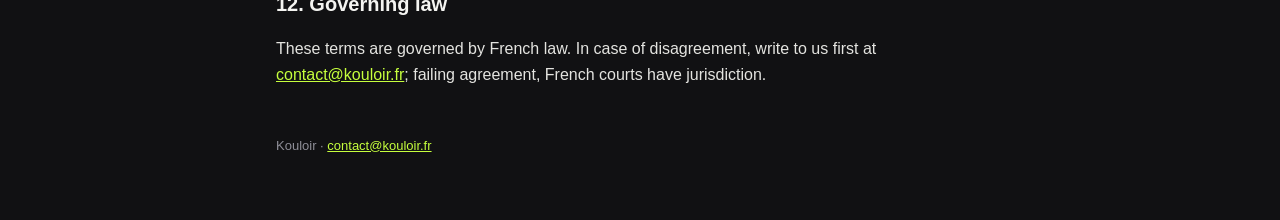
<file: terms.html>
<!doctype html>
<html lang="en">
<head>
<meta charset="utf-8">
<meta name="viewport" content="width=device-width, initial-scale=1">
<title>Terms of Use · Kouloir</title>
<link rel="stylesheet" href="style.css">
</head>
<body>
<main>
<header><span class="logo" aria-hidden="true"></span><span class="brand">Kouloir</span></header>
<nav aria-label="Legal pages">
  <a href="terms.html" aria-current="page">Terms of Use</a>
  <a href="privacy.html">Privacy</a>
  <a href="legal-notice.html">Legal notice</a>
  <a href="cgu.html" lang="fr">Français</a>
</nav>

<h1>Terms of Use</h1>
<p class="meta">Version 1 · effective November 10, 2026 · The French version prevails in case of difference.</p>

<div class="box">
  <p><strong>Zero tolerance.</strong> Kouloir accepts no objectionable content and no abusive users:
  harassment, threats, hate, discrimination, sexual content, sharing personal information or attacking
  a named person. Such content is removed and its author may be excluded, without notice.</p>
</div>

<h2>1. Who we are</h2>
<p>Kouloir is a mobile app where students of the same school post short messages, anonymously or under a
username, and vote on other people's posts. Its publisher is identified in the
<a href="legal-notice.html">legal notice</a>. Contact: <a href="mailto:contact@kouloir.fr">contact@kouloir.fr</a>.
This address is our single point of contact, for users and for authorities (EU Digital Services Act,
art. 11 and 12), in French or English.</p>
<p>Kouloir is an <strong>independent</strong> app: it is not affiliated with, nor endorsed by, any
school.</p>

<h2>2. Accepting these terms</h2>
<p>By creating an account and ticking the box, you accept these terms and the
<a href="privacy.html">privacy policy</a>. If you don't accept them, don't use Kouloir.</p>

<h2>3. Who can use Kouloir</h2>
<ul>
  <li>You must be <strong>18 or older</strong>.</li>
  <li>You need a valid email address from your school. It is only used
  to check that you belong to the school.</li>
  <li>One account per person. Your account is personal: don't lend it.</li>
  <li>If we learn that an account belongs to someone under 18, we delete it.</li>
</ul>

<h2>4. Anonymity, and its limits</h2>
<ul>
  <li>When you post anonymously, other students only see an alias (for example “Violet 7”). They can't know who you are.</li>
  <li>Anonymity applies <strong>between users</strong>. Every piece of content stays linked to your account in our
  systems. Kouloir's admins can see the account behind <strong>reported</strong> content, only to moderate it.</li>
  <li>If a judicial authority asks, we must hand over the data the law requires us to keep. Being anonymous
  on Kouloir does not protect you from prosecution for illegal content.</li>
  <li>French law requires us to keep, separately and outside the app, what is needed to identify the author
  of content, even after it is deleted: your email (5 years after your account is closed), your usernames
  (1 year after), and for each post or reply created, edited or deleted, the date and IP address (1 year).
  This data is not visible in the app nor accessible to admins; it is only used to answer the courts,
  then erased automatically.</li>
</ul>

<h2>5. What is not allowed</h2>
<p>You may not post, in a post, reply, image, meme, poll or username:</p>
<ul>
  <li>harassment, threats or intimidation;</li>
  <li>content that names, points to or targets an identifiable person, even indirectly;</li>
  <li>hateful or discriminatory content (origin, religion, gender, sexual orientation, disability…);</li>
  <li>sexual or pornographic content, or anything involving a minor;</li>
  <li>personal information: full name, phone number, address, email, a photo of someone without their consent;</li>
  <li>glorification of violence, terrorism, Nazism, suicide or self-harm;</li>
  <li>any illegal content, or content that infringes other people's rights (copyright, image rights, privacy);</li>
  <li>spam, advertising, or impersonating someone.</li>
</ul>
<p>You may also not try to find out who an anonymous author is, get around an exclusion, or disrupt the service.</p>

<h2>6. Moderation</h2>
<ul>
  <li><strong>Filter</strong>: a list of banned words blocks some posts before they are sent. Images and memes are checked automatically: a nude image is not posted.</li>
  <li><strong>Limit</strong>: at most 10 posts and 30 replies per 20 minutes, to prevent spam.</li>
  <li><strong>Reporting</strong>: anyone can report a post or reply with the “•••” button. Reports are anonymous.
  Admins see every reported item. People without an account can report content at
  <a href="report.html">kouloir.fr/report.html</a>.</li>
  <li><strong>Serious reports</strong> (threat or danger, personal info, intimate photo or photo without consent,
  minor): admins are alerted immediately. For threats, intimate photos or content involving a minor, the content
  is removed from the feed after the first report.</li>
  <li><strong>Freeze</strong>: at 15 reports, content is removed from the feed until an admin decides. An admin can
  also freeze it at any time.</li>
  <li><strong>Decision</strong>: admins handle reports <strong>within 24 hours</strong>. They can restore content,
  delete it permanently, require a username change, suspend or delete an account. They decide based on these
  terms and the law.</li>
  <li><strong>Notice and appeal</strong>: you are told in the app about any decision on your content, with its
  reason (reports, serious report or admin decision) and the content's reference. You can appeal with the
  “Appeal” button, or by writing to <a href="mailto:contact@kouloir.fr">contact@kouloir.fr</a>: an admin reviews
  the decision and replies. You can also go to court.</li>
  <li>Clearly illegal content is reported to the authorities (PHAROS platform, police).</li>
</ul>

<h2>7. Blocking a user</h2>
<p>From the “•••” button, you can block the author of a piece of content: you no longer see their content, and
they are not told. To protect anonymity, blocking from anonymous content hides their anonymous content;
blocking from content posted under a username hides their content under that username. Your blocked list is
in Settings, where you can unblock.</p>

<h2>8. Your content</h2>
<ul>
  <li>You keep ownership of what you post, and you alone are responsible for it.</li>
  <li>You grant us a free, worldwide licence to host, display and reproduce your content in Kouloir, for as long
  as it is published there.</li>
  <li>You can delete your posts and replies at any time.</li>
  <li>Only post images you have the right to share.</li>
</ul>

<h2>9. Deleting your account</h2>
<p>In Settings › Delete my account. Deletion is immediate and permanent: your account, posts, replies, votes
and notifications are erased from the app. Only the data the law requires us to keep (see section 4) is kept
separately, then erased automatically at the end of its period.</p>

<h2>10. The service</h2>
<p>Kouloir is free and provided “as is”. We do our best to keep it running, but can't guarantee it will always
be available or error-free. We may change, pause or stop it. To the extent permitted by law, we are not liable
for content posted by users, for which we act only as a host within the meaning of French law.</p>

<h2>11. Changes</h2>
<p>If these terms change significantly, the app will ask you to accept them again before continuing.</p>

<h2>12. Governing law</h2>
<p>These terms are governed by French law. In case of disagreement, write to us first at
<a href="mailto:contact@kouloir.fr">contact@kouloir.fr</a>; failing agreement, French courts have jurisdiction.</p>

<footer>Kouloir · <a href="mailto:contact@kouloir.fr">contact@kouloir.fr</a></footer>
</main>
</body>
</html>
</file>
<file: accueil.css>
/* Page d'accueil kouloir.fr — reprend src/theme/index.ts et l'écran « 1 · Bienvenue » */
:root {
  color-scheme: light;
  --background: #111113;
  --card: #1A1A1E;
  --field: #26262C;
  --border: #34343B;
  --lime: #C6FF3D;
  --text: #F4F4F1;
  --text-secondary: #B4B4BC;
  --text-muted: #8E8E97;
  --title: "Space Grotesk", -apple-system, BlinkMacSystemFont, sans-serif;
  --body: Inter, -apple-system, BlinkMacSystemFont, "Segoe UI", sans-serif;
}

* { box-sizing: border-box; margin: 0; padding: 0; }

body {
  background: linear-gradient(160deg, #C6FF3D 0%, #9BF04A 55%, #4FD27A 100%);
  background-color: var(--lime);
  background-attachment: fixed;
  color: var(--background);
  font-family: var(--body);
  font-size: 16px;
  line-height: 1.5;
  min-height: 100vh;
  min-height: 100dvh;
  display: flex;
  flex-direction: column;
}

main {
  flex: 1;
  width: 100%;
  max-width: 480px;
  margin: 0 auto;
  padding: 48px 24px 24px;
  display: flex;
  flex-direction: column;
  justify-content: space-between;
  gap: 40px;
}
.hero { flex: 1; display: flex; flex-direction: column; }
.hero h1 { margin: auto 0; padding: 48px 0; }

/* En-tête : logo + nom, comme dans l'app */
.top-bar { display: flex; align-items: center; justify-content: space-between; }
.brand { display: flex; align-items: center; gap: 12px; text-decoration: none; color: var(--background); }
.brand img { width: 52px; height: 52px; display: block; border: 2.5px solid var(--background); border-radius: 14px; }
.brand span { font-family: var(--title); font-weight: 700; font-size: 30px; letter-spacing: -0.6px; }

.lang {
  font-family: var(--body);
  font-weight: 600;
  font-size: 13px;
  letter-spacing: 0.3px;
  color: var(--background);
  background: transparent;
  border: 1.5px solid var(--background);
  border-radius: 12px;
  min-width: 44px;
  height: 44px;
  cursor: pointer;
}
.lang:hover { background: var(--background); color: var(--lime); }

h1 {
  margin-top: 48px;
  font-family: var(--title);
  font-weight: 700;
  font-size: 52px;
  line-height: 1.02;
  letter-spacing: -1.5px;
}
h1 em { font-style: normal; color: var(--lime); }

/* Apparition du titre, ligne par ligne */
h1 .l {
  display: block;
  opacity: 0;
  transform: translateY(24px);
  animation: monte .7s cubic-bezier(.2, .8, .2, 1) forwards;
}
h1 .l:nth-child(2) { animation-delay: .35s; }
@keyframes monte { to { opacity: 1; transform: none; } }
@media (prefers-reduced-motion: reduce) {
  h1 .l { animation: none; opacity: 1; transform: none; }
}

.intro { margin-top: 20px; font-size: 16px; line-height: 24px; color: var(--text-secondary); }

.rules {
  margin-top: 28px;
  background: var(--card);
  border: 1px solid var(--border);
  border-radius: 16px;
  padding: 16px 18px;
  font-size: 14px;
  line-height: 20px;
  color: var(--text-secondary);
}
.rules strong { color: var(--text); font-weight: 600; }

/* Bouton principal — PrimaryButton.tsx : 56 px, rayon 16, lime, Space Grotesk 18 */
.actions { display: flex; flex-direction: column; gap: 16px; }
.primary {
  height: 56px;
  border-radius: 16px;
  background: var(--background);
  color: var(--lime);
  font-family: var(--title);
  font-weight: 700;
  font-size: 18px;
  display: flex;
  align-items: center;
  justify-content: center;
  gap: 10px;
  text-decoration: none;
  transition: opacity .15s ease;
}
.primary:active { opacity: 0.8; }
.primary.soon {
  background: transparent;
  color: var(--background);
  border: 2px solid var(--background);
  pointer-events: none;
}
.primary svg { width: 20px; height: 20px; }

.footnote { text-align: center; font-size: 12.5px; color: var(--text-muted); }

footer {
  border-top: 1px solid rgba(17, 17, 19, 0.2);
  padding: 20px 24px 28px;
  display: flex;
  flex-wrap: wrap;
  justify-content: center;
  gap: 6px 16px;
  font-size: 13px;
}
footer[hidden] { display: none; }
footer a { color: var(--background); opacity: 0.7; text-decoration: none; }
footer a:hover { opacity: 1; text-decoration: underline; }

@media (min-width: 720px) {
  main { padding-top: 72px; }
  h1 { font-size: 64px; letter-spacing: -2.5px; }
}
</file>
<file: style.css>
:root { color-scheme: dark; }
* { box-sizing: border-box; }
body {
  margin: 0;
  background: #111113;
  color: #F4F4F1;
  font: 16px/1.6 Inter, -apple-system, BlinkMacSystemFont, "Segoe UI", sans-serif;
}
main { max-width: 760px; margin: 0 auto; padding: 32px 16px 64px; }
header { display: flex; align-items: center; gap: 12px; margin-bottom: 8px; }
.logo { width: 40px; height: 40px; border-radius: 11px; background: #C6FF3D; position: relative; flex: none; }
.logo::before, .logo::after {
  content: ""; position: absolute; top: 13.6px; width: 12.8px; height: 12.8px; border-radius: 50%;
  border: 1.2px solid #111113; box-sizing: border-box;
  background: radial-gradient(circle at 72% 50%, #111113 0 2.9px, #F4F4F1 3.2px);
}
.logo::before { left: 6.4px; }
.logo::after { left: 20.8px; }
.brand { font-weight: 700; font-size: 20px; letter-spacing: -0.3px; }
nav { display: flex; flex-wrap: wrap; gap: 8px 16px; margin: 16px 0 28px; font-size: 14px; }
nav a { color: #B4B4BC; }
nav a[aria-current] { color: #C6FF3D; }
h1 { font-size: 32px; line-height: 1.15; letter-spacing: -0.8px; margin: 0 0 6px; }
h2 { font-size: 20px; margin: 32px 0 8px; }
.meta { color: #8E8E97; font-size: 14px; margin: 0 0 24px; }
.box { background: #1A1A1E; border: 1px solid #34343B; border-radius: 16px; padding: 16px 18px; margin: 20px 0; }
.box strong { color: #C6FF3D; }
a { color: #C6FF3D; }
ul { padding-left: 22px; }
li { margin: 4px 0; }
p, li { color: #E4E4E0; }
table { width: 100%; border-collapse: collapse; font-size: 14.5px; margin: 12px 0; }
th, td { text-align: left; vertical-align: top; padding: 10px 8px; border-bottom: 1px solid #26262C; }
th { color: #B4B4BC; font-weight: 600; }
.table-wrap { overflow-x: auto; }
footer { margin-top: 48px; color: #8E8E97; font-size: 13px; }
form { display: flex; flex-direction: column; gap: 6px; margin: 20px 0; }
label { color: #B4B4BC; font-size: 14px; margin-top: 10px; }
input, select, textarea {
  font: inherit; color: #F4F4F1; background: #26262C; border: 1px solid #34343B; border-radius: 12px;
  padding: 12px 14px; min-height: 44px; width: 100%; box-sizing: border-box;
}
textarea { resize: vertical; }
input:focus, select:focus, textarea:focus { outline: 2px solid #C6FF3D; outline-offset: 1px; }
label.check { display: flex; gap: 10px; align-items: flex-start; color: #E4E4E0; font-size: 14.5px; margin-top: 14px; }
label.check input { width: 20px; min-height: 20px; height: 20px; margin-top: 2px; flex: none; accent-color: #C6FF3D; }
button { font: inherit; font-weight: 700; color: #111113; background: #C6FF3D; border: 0; border-radius: 14px;
  min-height: 48px; padding: 0 20px; margin-top: 16px; cursor: pointer; }
button:disabled { opacity: 0.5; cursor: default; }
#msg.ok { color: #C6FF3D; }
#msg.err { color: #FF8A5B; }
</file>
